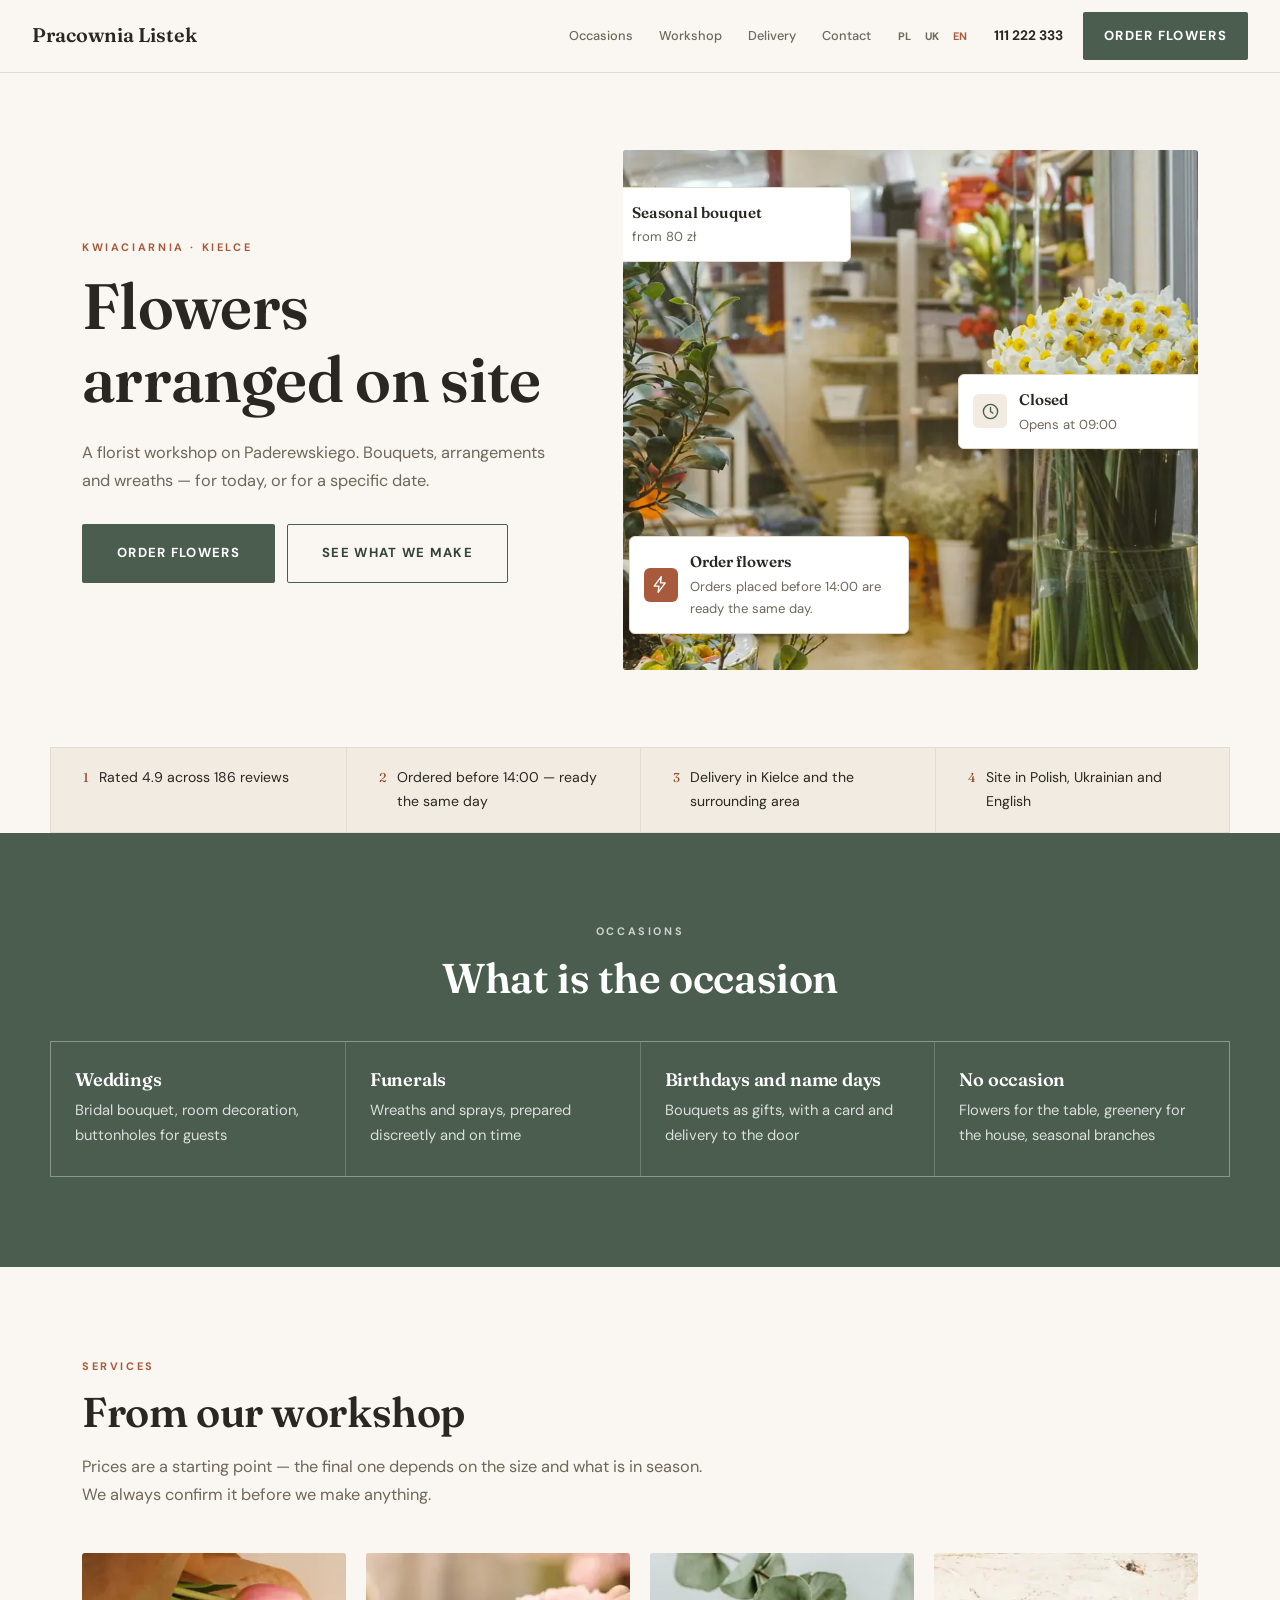
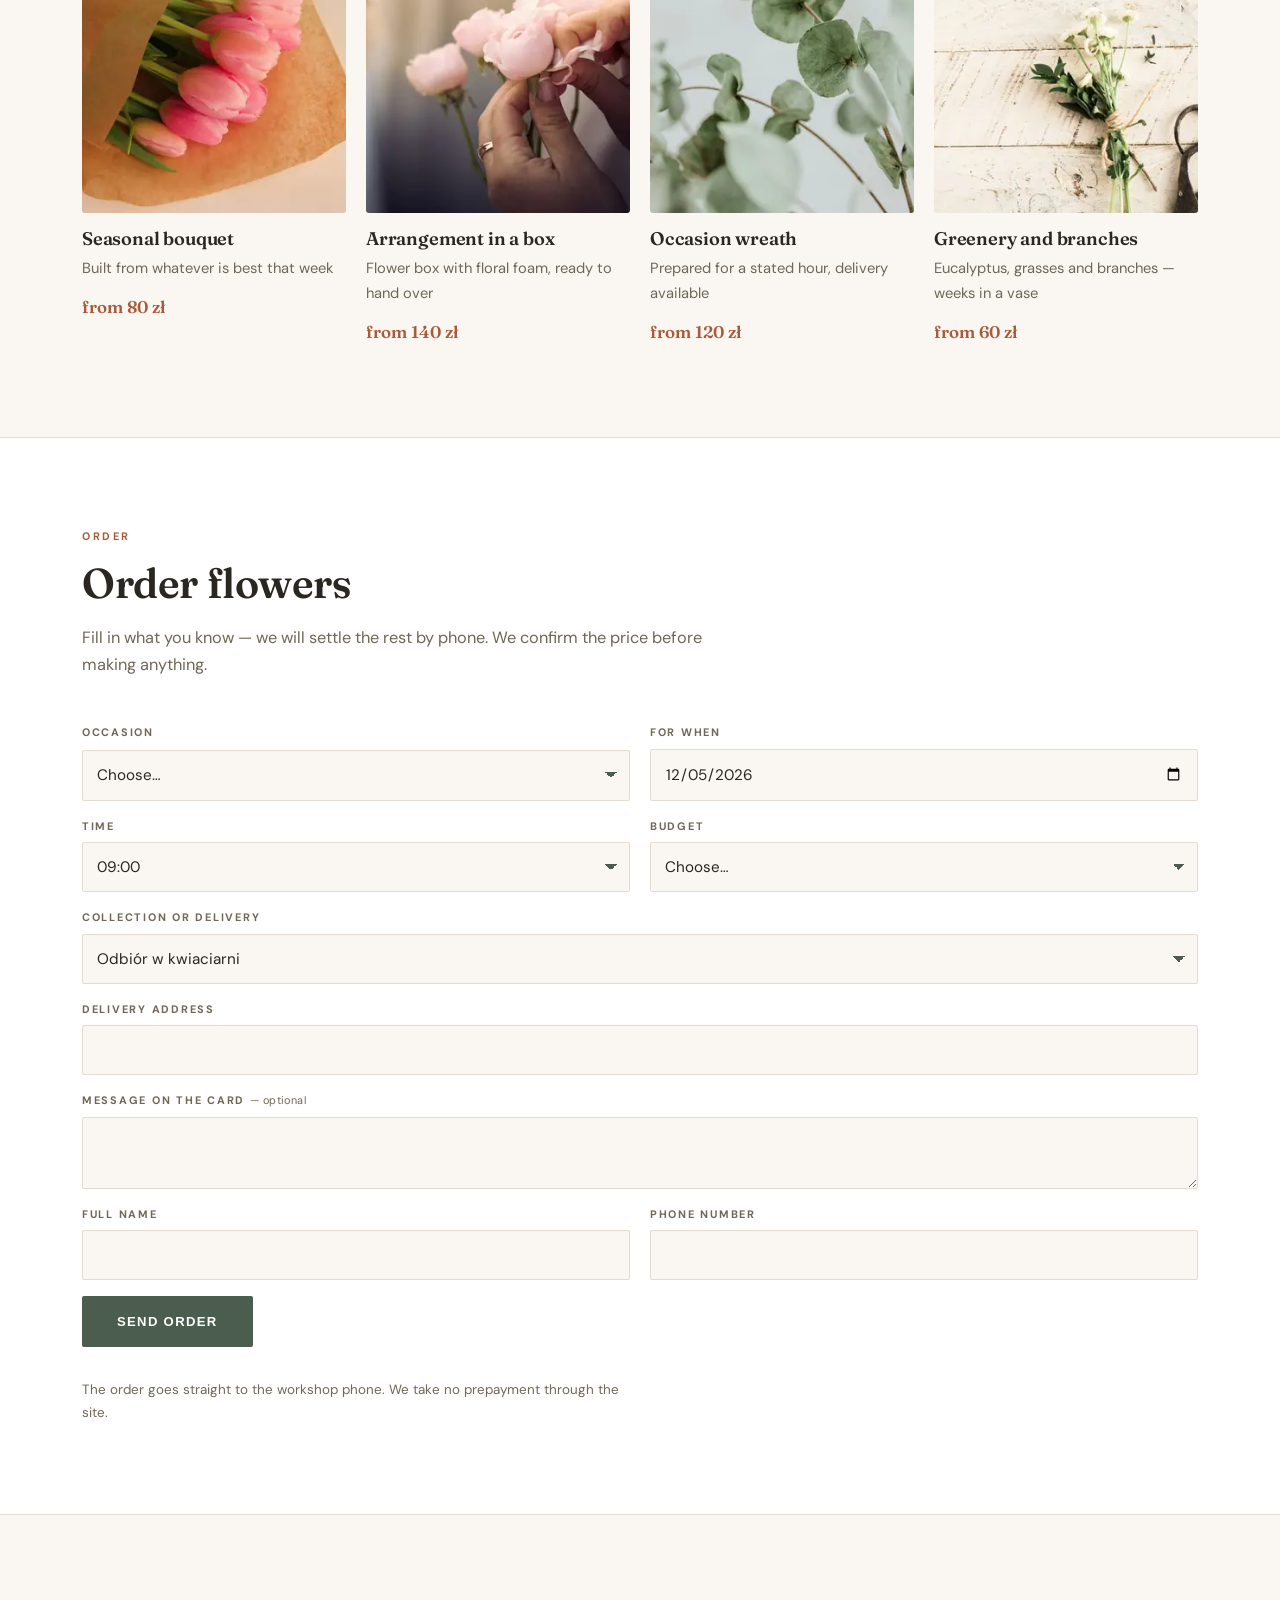
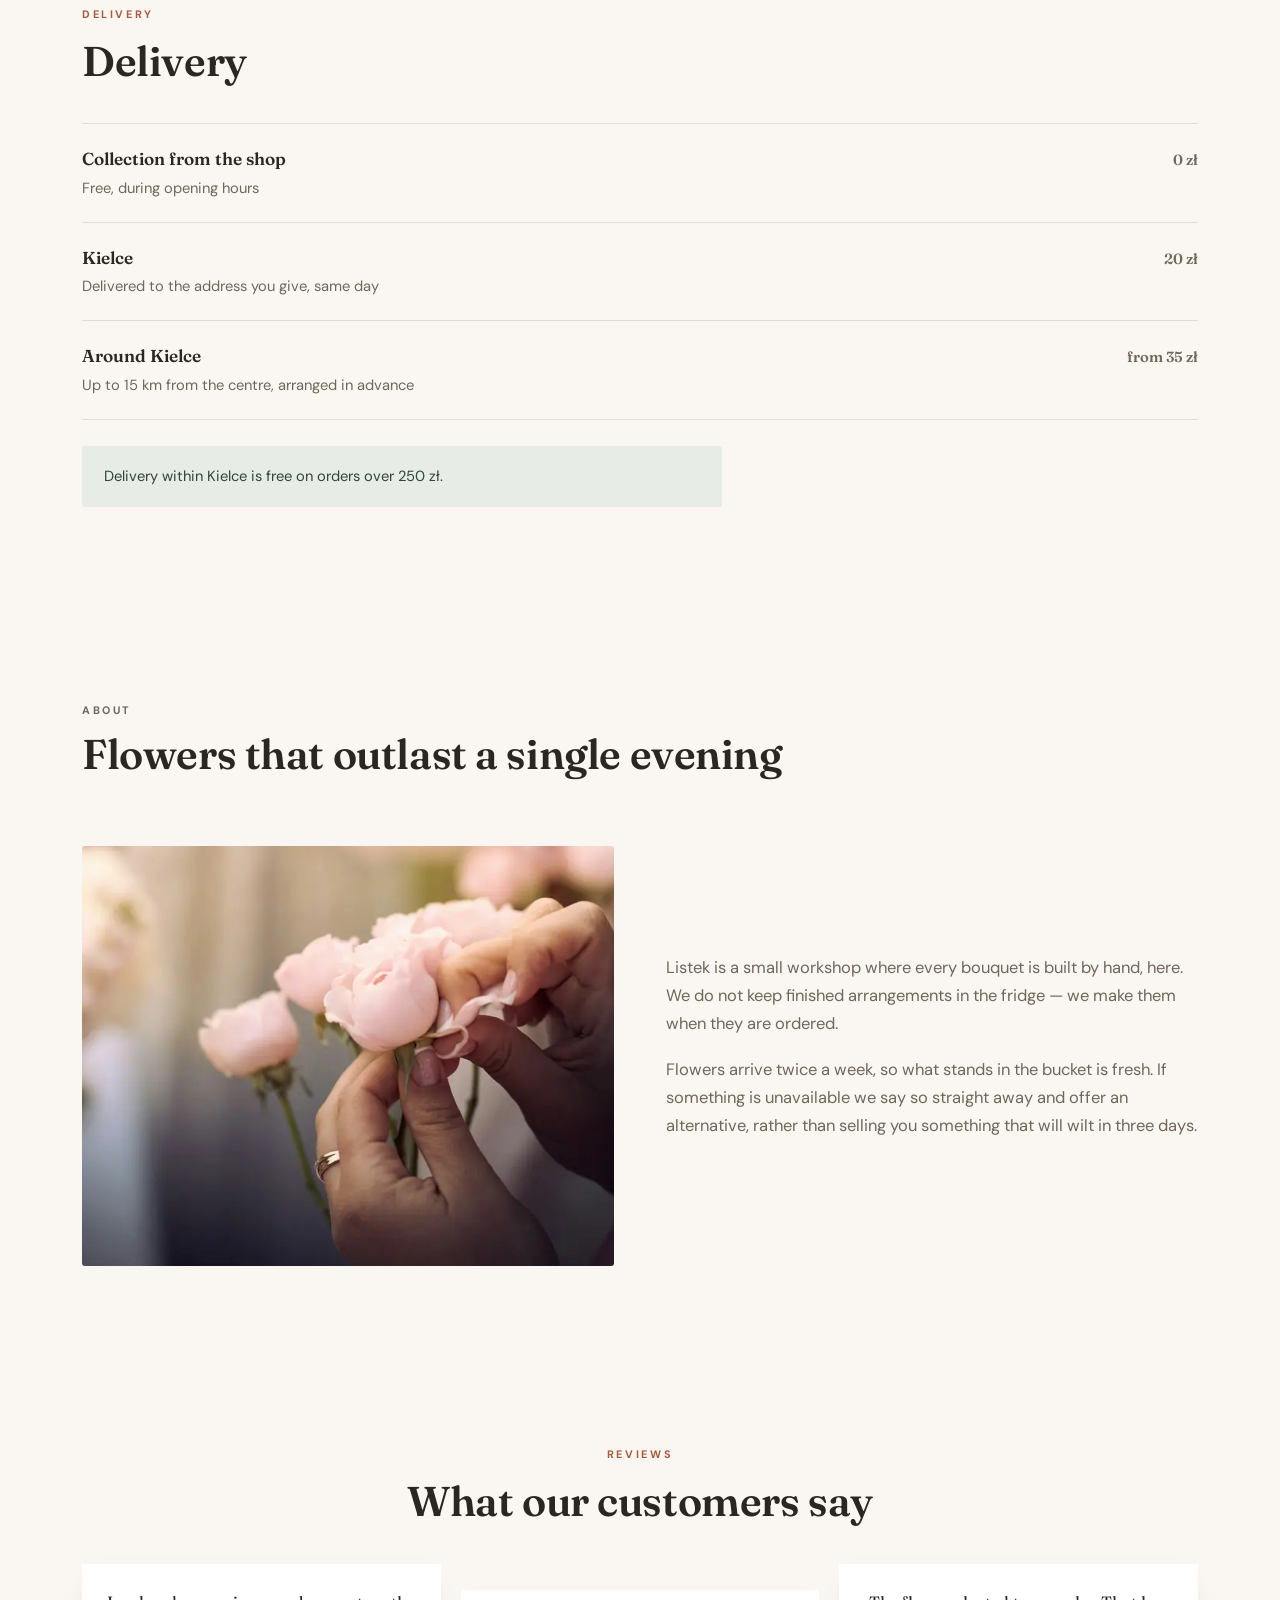
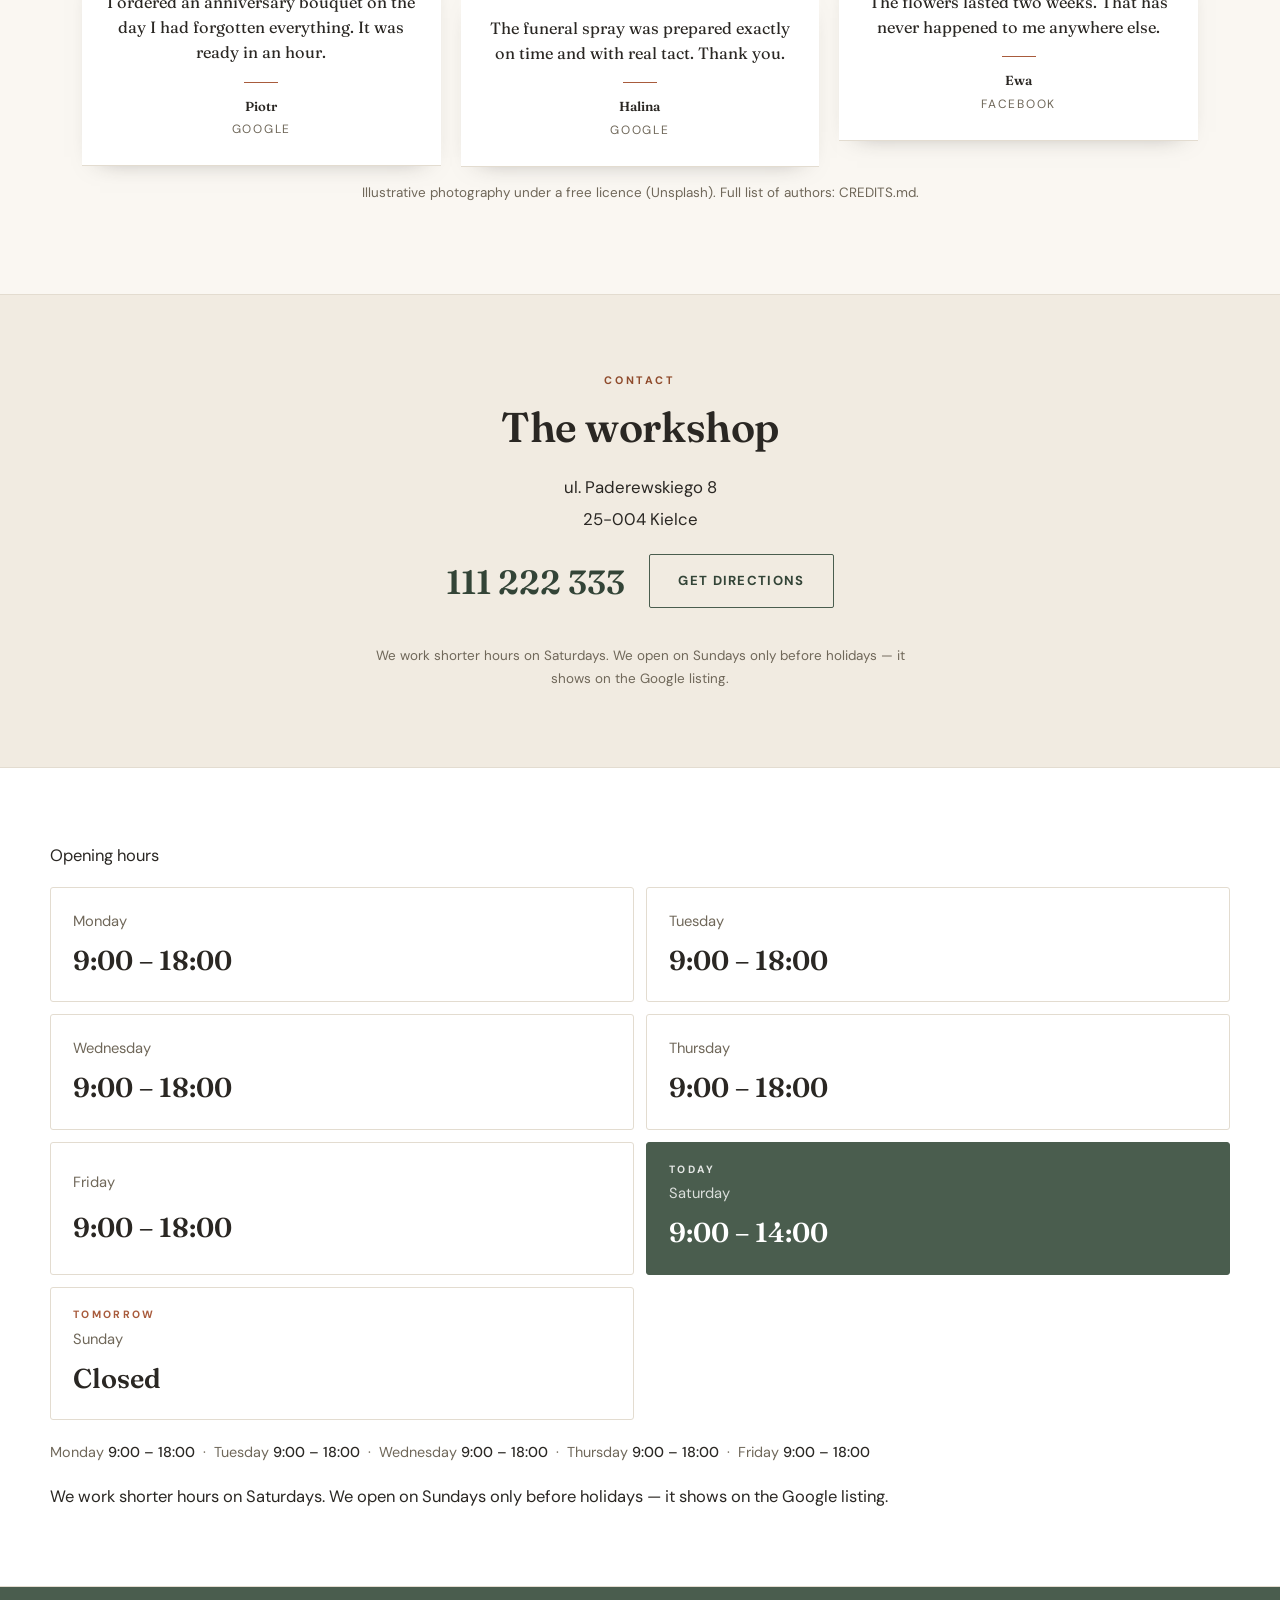
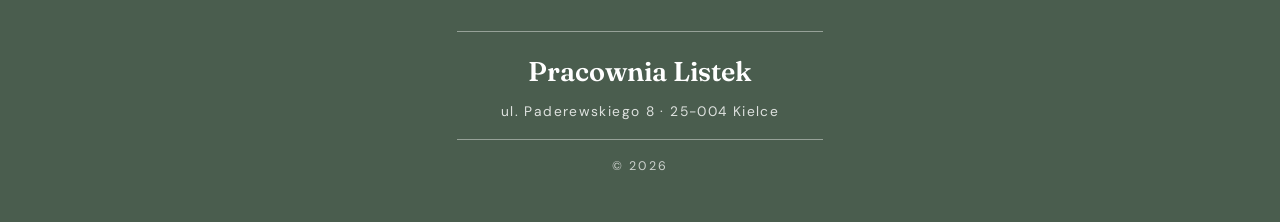
<file: index.html>
<!DOCTYPE html>
<html lang="pl">
<head>
<meta charset="utf-8">
<meta name="viewport" content="width=device-width, initial-scale=1">
<title>Pracownia Listek — kwiaciarnia, Kielce Paderewskiego 8</title>
<meta name="description" content="Kwiaciarnia w centrum Kielc. Bukiety, kompozycje i wiązanki układane na miejscu. Zamówienie online z dostawą, realizacja tego samego dnia.">
<meta name="robots" content="noindex, nofollow">
<link rel="canonical" href="https://otabekmamadaliev.github.io/archetyp-kwiaciarnia/">
<link rel="alternate" hreflang="pl" href="https://otabekmamadaliev.github.io/archetyp-kwiaciarnia/">
<link rel="alternate" hreflang="uk" href="https://otabekmamadaliev.github.io/archetyp-kwiaciarnia/uk/">
<link rel="alternate" hreflang="en" href="https://otabekmamadaliev.github.io/archetyp-kwiaciarnia/en/">
<link rel="alternate" hreflang="x-default" href="https://otabekmamadaliev.github.io/archetyp-kwiaciarnia/">
<meta name="theme-color" content="#4A5D4E">
<meta property="og:type" content="website">
<meta property="og:locale" content="pl_PL">
<meta property="og:site_name" content="Pracownia Listek">
<meta property="og:title" content="Pracownia Listek — kwiaciarnia, Kielce Paderewskiego 8">
<meta property="og:description" content="Kwiaciarnia w centrum Kielc. Bukiety, kompozycje i wiązanki układane na miejscu. Zamówienie online z dostawą, realizacja tego samego dnia.">
<meta property="og:url" content="https://otabekmamadaliev.github.io/archetyp-kwiaciarnia/">
<meta property="og:image" content="https://otabekmamadaliev.github.io/archetyp-kwiaciarnia/assets/img/og.jpg">
<meta name="twitter:card" content="summary_large_image">
<link rel="icon" href="data:image/svg+xml,%3Csvg xmlns='http://www.w3.org/2000/svg' viewBox='0 0 32 32'%3E%3Crect width='32' height='32' fill='%23FAF7F2'/%3E%3Cpath d='M16 25V13M16 13c0-4 3-6 6-6 0 4-3 6-6 6zM16 15c0-3-2.6-5-5.4-5 0 3 2.6 5 5.4 5z' stroke='%234A5D4E' stroke-width='1.6' fill='none' stroke-linecap='round'/%3E%3C/svg%3E">
<link rel="preconnect" href="https://fonts.googleapis.com">
<link rel="preconnect" href="https://fonts.gstatic.com" crossorigin>
<link rel="stylesheet" href="https://fonts.googleapis.com/css2?family=Fraunces:wght@400;600&family=DM+Sans:wght@400;500;700&display=swap">
<script>
/* Wykrywanie języka — tylko strona polska przekierowuje, więc nie ma pętli. */
(function(){
  try{
    var tu=document.documentElement.lang.slice(0,2), znane={pl:1,uk:1,en:1};
    function idz(l){var p=location.pathname.replace(/index\.html$/,'').replace(/\/(uk|en)\/?$/,'/');
      if(p.slice(-1)!=='/')p+='/';location.replace(l==='pl'?p:p+l+'/');}
    var w=null; try{w=localStorage.getItem('jezyk');}catch(e){}
    if(w&&znane[w]){if(w!==tu)idz(w);return;}
    if(tu!=='pl')return;
    try{if(sessionStorage.getItem('jezyk-auto'))return;sessionStorage.setItem('jezyk-auto','1');}catch(e){}
    var chce='en', lista=navigator.languages||[navigator.language||'en'];
    for(var i=0;i<lista.length;i++){var l=String(lista[i]).slice(0,2).toLowerCase();if(znane[l]){chce=l;break;}}
    if(chce!=='pl')idz(chce);
  }catch(e){}
})();
</script>
<link rel="stylesheet" href="assets/style.css">

<link rel="preload" as="image" href="assets/img/hero-2000.webp"
      imagesrcset="assets/img/hero-640.webp 640w, assets/img/hero-960.webp 960w, assets/img/hero-1280.webp 1280w, assets/img/hero-1600.webp 1600w, assets/img/hero-2000.webp 2000w" imagesizes="100vw" type="image/webp" fetchpriority="high">

</head>
<body>
<a class="skip" href="#tresc">Przejdź do treści</a>

<header class="belka" id="gora">
  <a class="marka" href="#gora">Pracownia Listek</a>
  <nav class="nawi" aria-label="Menu główne">
    <a href="#okazje">Okazje</a>
    <a href="#pracownia">Pracownia</a>
    <a href="#dostawa">Dostawa</a>
    <a href="#znajdz">Kontakt</a>
  </nav>
  <div class="jz" role="group" aria-label="Wybór języka"><span class="lang is-on" aria-current="true">PL</span><a class="lang" href="uk/" hreflang="uk" title="Українська">UK</a><a class="lang" href="en/" hreflang="en" title="English">EN</a></div>
  <a class="tel-link" href="tel:+48111222333">111 222 333</a>
  <a class="btn btn--pelny-kolor btn--belka" href="#zamow">Zamów bukiet</a>
  <button class="ham" type="button" aria-expanded="false" aria-controls="mm" aria-label="Otwórz menu"><span></span><span></span><span></span></button>
</header>
<nav class="mm" id="mm" aria-label="Menu główne">
  <a href="#okazje">Okazje</a>
  <a href="#pracownia">Pracownia</a>
  <a href="#zamow">Zamów</a>
  <a href="#dostawa">Dostawa</a>
  <a href="#znajdz">Kontakt</a>
  <div class="jz jz--mob" role="group" aria-label="Wybór języka"><span class="lang is-on" aria-current="true">PL</span><a class="lang" href="uk/" hreflang="uk" title="Українська">UK</a><a class="lang" href="en/" hreflang="en" title="English">EN</a></div>
</nav>

<main id="tresc">

  <!-- Zdjęcie stoi OBOK tekstu, nie pod nim: kwiaty muszą być widoczne
       w pełnym kolorze, a nie przyciemnione zasłoną pod biały napis. -->
  <section class="otwarcie">
    <div class="otwarcie-tekst">
      <p class="nadtytul">Kwiaciarnia &middot; Kielce</p>
      <h1>Kwiaty układane na miejscu</h1>
      <p class="wstep">Pracownia florystyczna przy Paderewskiego. Bukiety, kompozycje i wiązanki — na dziś albo na konkretną datę.</p>
      <div class="guziki">
        <a class="btn btn--pelny-kolor btn--duzy" href="#zamow">Zamów bukiet</a>
        <a class="btn btn--obrys btn--duzy" href="#pracownia">Zobacz ofertę</a>
      </div>
    </div>
    <div class="otwarcie-foto">
      <picture><source type="image/webp" srcset="assets/img/hero-640.webp 640w, assets/img/hero-960.webp 960w, assets/img/hero-1280.webp 1280w, assets/img/hero-1600.webp 1600w, assets/img/hero-2000.webp 2000w" sizes="100vw"><img class="img--hero" src="assets/img/hero-2000.jpg" srcset="assets/img/hero-640.jpg 640w, assets/img/hero-960.jpg 960w, assets/img/hero-1280.jpg 1280w, assets/img/hero-1600.jpg 1600w, assets/img/hero-2000.jpg 2000w" sizes="100vw" width="2000" height="1125" alt="Wnętrze kwiaciarni z doniczkowymi roślinami na pierwszym planie i wazonem żonkili na kontuarze" decoding="async" loading="eager" fetchpriority="high"></picture>
      <div class="kartki">
        <a class="kartka" href="#produkty">
          <span class="kartka-znak" aria-hidden="true"><svg viewBox="0 0 24 24" fill="none" stroke="currentColor" stroke-width="1.7" stroke-linecap="round" stroke-linejoin="round"><path d="M6 3h9l4 4v14a1 1 0 0 1-1 1H6a1 1 0 0 1-1-1V4a1 1 0 0 1 1-1z"/><path d="M14 3v5h5"/><path d="M9 13h6M9 17h4"/></svg></span>
          <span class="kartka-tresc"><b>Bukiet sezonowy</b><span>od 80 zł</span></span>
        </a>
        <div class="kartka kartka--stan" id="kartka-stan" hidden>
          <span class="kartka-znak" aria-hidden="true"><svg viewBox="0 0 24 24" fill="none" stroke="currentColor" stroke-width="1.7" stroke-linecap="round" stroke-linejoin="round"><circle cx="12" cy="12" r="9"/><path d="M12 7v5l3 2"/></svg></span>
          <span class="kartka-tresc"><b data-stan-tytul></b><span data-stan-opis></span></span>
        </div>
        <a class="kartka kartka--akcent" href="#zamow">
          <span class="kartka-znak" aria-hidden="true"><svg viewBox="0 0 24 24" fill="none" stroke="currentColor" stroke-width="1.7" stroke-linecap="round" stroke-linejoin="round"><path d="M13 2 4 14h6l-1 8 9-12h-6l1-8z"/></svg></span>
          <span class="kartka-tresc"><b>Zamów bukiet</b><span>Zamówienia złożone do 14:00 realizujemy tego samego dnia.</span></span>
        </a>
      </div>
    </div>
  </section>
  <!-- Cztery rzeczy, ktore klient chce uslyszec, ZANIM zacznie czytac oferte.
       Tresc to about.points z konfiguracji — juz przetlumaczone, wiec nie ma
       drugiego miejsca, ktore trzeba pamietac przy podmianie na prawdziwa firme. -->
  <section class="zaufanie" aria-label="O nas">

    <div class="zaufanie-poz">
      <span class="zaufanie-nr" aria-hidden="true">1</span>
      <span class="zaufanie-tresc">Ocena 4,9 przy 186 opiniach</span>
    </div>

    <div class="zaufanie-poz">
      <span class="zaufanie-nr" aria-hidden="true">2</span>
      <span class="zaufanie-tresc">Zamówienia do 14:00 — realizacja tego samego dnia</span>
    </div>

    <div class="zaufanie-poz">
      <span class="zaufanie-nr" aria-hidden="true">3</span>
      <span class="zaufanie-tresc">Dostawa na terenie Kielc i okolic</span>
    </div>

    <div class="zaufanie-poz">
      <span class="zaufanie-nr" aria-hidden="true">4</span>
      <span class="zaufanie-tresc">Strona po polsku, ukraińsku i angielsku</span>
    </div>

  </section>

  <section class="okazje" id="okazje">
    <p class="nadtytul nadtytul--srodek">Okazje</p>
    <h2>Na jaką okazję</h2>
    <div class="okazje-siatka">

      <article class="okazja">
        <h3>Ślub i wesele</h3>
        <p>Bukiet ślubny, dekoracja sali, wpinki dla gości</p>
      </article>

      <article class="okazja">
        <h3>Pogrzeb</h3>
        <p>Wiązanki i wieńce, przygotowane dyskretnie i na czas</p>
      </article>

      <article class="okazja">
        <h3>Urodziny i imieniny</h3>
        <p>Bukiety na prezent, z bilecikiem i dostawą pod drzwi</p>
      </article>

      <article class="okazja">
        <h3>Bez okazji</h3>
        <p>Kwiaty na stół, zieleń do domu, sezonowe gałązki</p>
      </article>

    </div>
  </section>

  <section class="pracownia" id="pracownia">
    <p class="nadtytul">Oferta</p>
    <h2>Z naszej pracowni</h2>
    <p class="wstep">Ceny są punktem wyjścia — ostateczna zależy od wielkości i tego, co akurat jest w sezonie. Zawsze potwierdzamy ją przed wykonaniem.</p>
    <div class="produkty">

      <article class="produkt">
        <div class="produkt-foto"><picture><source type="image/webp" srcset="assets/img/bukiet-1-400.webp 400w, assets/img/bukiet-1-600.webp 600w, assets/img/bukiet-1-800.webp 800w" sizes="(min-width: 1160px) 350px, (min-width: 980px) 31vw, (min-width: 640px) calc(50vw - 28px), calc(100vw - 40px)"><img class="img--bukiet-1" src="assets/img/bukiet-1-800.jpg" srcset="assets/img/bukiet-1-400.jpg 400w, assets/img/bukiet-1-600.jpg 600w, assets/img/bukiet-1-800.jpg 800w" sizes="(min-width: 1160px) 350px, (min-width: 980px) 31vw, (min-width: 640px) calc(50vw - 28px), calc(100vw - 40px)" width="800" height="600" alt="Bukiet różowych tulipanów zawinięty w brązowy papier pakowy" decoding="async" loading="lazy"></picture></div>
        <h3>Bukiet sezonowy</h3>
        <p>Układany z tego, co najlepsze w danym tygodniu</p>
        <span class="produkt-cena">od 80 zł</span>
      </article>

      <article class="produkt">
        <div class="produkt-foto"><picture><source type="image/webp" srcset="assets/img/bukiet-2-400.webp 400w, assets/img/bukiet-2-600.webp 600w, assets/img/bukiet-2-800.webp 800w" sizes="(min-width: 1160px) 350px, (min-width: 980px) 31vw, (min-width: 640px) calc(50vw - 28px), calc(100vw - 40px)"><img class="img--bukiet-2" src="assets/img/bukiet-2-800.jpg" srcset="assets/img/bukiet-2-400.jpg 400w, assets/img/bukiet-2-600.jpg 600w, assets/img/bukiet-2-800.jpg 800w" sizes="(min-width: 1160px) 350px, (min-width: 980px) 31vw, (min-width: 640px) calc(50vw - 28px), calc(100vw - 40px)" width="800" height="600" alt="Dłonie florystki układające jasnoróżowe piwonie w bukiecie" decoding="async" loading="lazy"></picture></div>
        <h3>Kompozycja w pudełku</h3>
        <p>Flowerbox z gąbką florystyczną, gotowy do wręczenia</p>
        <span class="produkt-cena">od 140 zł</span>
      </article>

      <article class="produkt">
        <div class="produkt-foto"><picture><source type="image/webp" srcset="assets/img/bukiet-3-400.webp 400w, assets/img/bukiet-3-600.webp 600w, assets/img/bukiet-3-800.webp 800w" sizes="(min-width: 1160px) 350px, (min-width: 980px) 31vw, (min-width: 640px) calc(50vw - 28px), calc(100vw - 40px)"><img class="img--bukiet-3" src="assets/img/bukiet-3-800.jpg" srcset="assets/img/bukiet-3-400.jpg 400w, assets/img/bukiet-3-600.jpg 600w, assets/img/bukiet-3-800.jpg 800w" sizes="(min-width: 1160px) 350px, (min-width: 980px) 31vw, (min-width: 640px) calc(50vw - 28px), calc(100vw - 40px)" width="800" height="600" alt="Zbliżenie gałązki z okrągłymi, srebrzystozielonymi liśćmi eukaliptusa" decoding="async" loading="lazy"></picture></div>
        <h3>Wiązanka okolicznościowa</h3>
        <p>Przygotowana na wskazaną godzinę, z możliwością dowozu</p>
        <span class="produkt-cena">od 120 zł</span>
      </article>

      <article class="produkt">
        <div class="produkt-foto"><picture><source type="image/webp" srcset="assets/img/bukiet-4-400.webp 400w, assets/img/bukiet-4-600.webp 600w, assets/img/bukiet-4-800.webp 800w" sizes="(min-width: 1160px) 350px, (min-width: 980px) 31vw, (min-width: 640px) calc(50vw - 28px), calc(100vw - 40px)"><img class="img--bukiet-4" src="assets/img/bukiet-4-800.jpg" srcset="assets/img/bukiet-4-400.jpg 400w, assets/img/bukiet-4-600.jpg 600w, assets/img/bukiet-4-800.jpg 800w" sizes="(min-width: 1160px) 350px, (min-width: 980px) 31vw, (min-width: 640px) calc(50vw - 28px), calc(100vw - 40px)" width="800" height="600" alt="Gałązka białych kwiatów przewiązana sznurkiem obok starych nożyczek na drewnianym blacie" decoding="async" loading="lazy"></picture></div>
        <h3>Zieleń i gałązki</h3>
        <p>Eukaliptus, trawy i gałązki — do wazonu na kilka tygodni</p>
        <span class="produkt-cena">od 60 zł</span>
      </article>

    </div>
  </section>

  <!-- Formularz zamówienia: to jest miejsce, w którym kwiaciarnia zarabia.
       Data i godzina są obowiązkowe, bo o to rozbija się każde zamówienie
       na pogrzeb albo rocznicę — reszta doprecyzowuje się przez telefon. -->
  <section class="zamow" id="zamow">
    <div class="zamow-naglowek">
      <p class="nadtytul">Zamów</p>
      <h2>Zamów bukiet</h2>
      <p class="wstep">Wypełnij, co wiesz — resztę doprecyzujemy telefonicznie. Wycenę potwierdzamy przed wykonaniem.</p>
    </div>
    <form class="zam-form" id="zam-form" novalidate>
      <p class="pole-grupa">
        <label for="pole-okazja">Okazja</label>
        <select class="pole" id="pole-okazja" name="okazja" required></select>
      </p>
      <p class="pole-grupa">
        <label for="pole-data">Na kiedy</label>
        <input class="pole" id="pole-data" name="data" type="date" required>
      </p>
      <p class="pole-grupa">
        <label for="pole-godzina">Godzina</label>
        <select class="pole" id="pole-godzina" name="godzina"></select>
      </p>
      <p class="pole-grupa">
        <label for="pole-budzet">Budżet</label>
        <select class="pole" id="pole-budzet" name="budzet" required></select>
      </p>
      <p class="pole-grupa pole-grupa--szeroka">
        <label for="pole-dostawa">Odbiór czy dostawa</label>
        <select class="pole" id="pole-dostawa" name="dostawa" required></select>
      </p>
      <p class="pole-grupa pole-grupa--szeroka" id="grupa-adres" hidden>
        <label for="pole-adres">Adres dostawy</label>
        <input class="pole" id="pole-adres" name="adres" type="text" autocomplete="street-address">
      </p>
      <p class="pole-grupa pole-grupa--szeroka">
        <label for="pole-bilecik">Treść bileciku <i>&mdash; nieobowiązkowe</i></label>
        <textarea class="pole" id="pole-bilecik" name="bilecik" rows="2"></textarea>
      </p>
      <p class="pole-grupa">
        <label for="pole-imie">Imię i nazwisko</label>
        <input class="pole" id="pole-imie" name="imie" type="text" autocomplete="name" required>
      </p>
      <p class="pole-grupa">
        <label for="pole-tel">Numer telefonu</label>
        <input class="pole" id="pole-tel" name="tel" type="tel" inputmode="tel" autocomplete="tel" required>
      </p>
      <div class="zam-stopka">
        <button class="btn btn--pelny-kolor btn--duzy" type="submit">Wyślij zamówienie</button>
        <p class="zam-komunikat" id="zam-komunikat" role="status" aria-live="polite"></p>
      </div>
      <p class="drobne">Zamówienie trafia prosto na telefon pracowni. Nie pobieramy przedpłat przez stronę.</p>
    </form>
  </section>

  <section class="dostawa" id="dostawa">
    <p class="nadtytul">Dostawa</p>
    <h2>Dostawa</h2>
    <ul class="dostawa-lista">

      <li>
        <div><b>Odbiór w kwiaciarni</b><span>Bezpłatnie, w godzinach otwarcia</span></div>
        <span class="dostawa-cena">0 zł</span>
      </li>

      <li>
        <div><b>Kielce</b><span>Dostawa pod wskazany adres tego samego dnia</span></div>
        <span class="dostawa-cena">20 zł</span>
      </li>

      <li>
        <div><b>Okolice Kielc</b><span>Do 15 km od centrum, po wcześniejszym uzgodnieniu</span></div>
        <span class="dostawa-cena">od 35 zł</span>
      </li>

    </ul>
    <p class="przypis">Przy zamówieniach powyżej 250 zł dostawa na terenie Kielc jest bezpłatna.</p>
  </section>

  <section class="o-nas">
    <div class="o-nas-glowa">
      <p class="nadtytul">O nas</p>
      <h2>Kwiaty, które wytrzymują dłużej niż jeden wieczór</h2>
    </div>
    <figure class="o-nas-foto"><picture><source type="image/webp" srcset="assets/img/about-480.webp 480w, assets/img/about-720.webp 720w, assets/img/about-960.webp 960w, assets/img/about-1200.webp 1200w" sizes="(min-width: 1160px) 508px, (min-width: 900px) 45vw, calc(100vw - 40px)"><img class="img--about" src="assets/img/about-1200.jpg" srcset="assets/img/about-480.jpg 480w, assets/img/about-720.jpg 720w, assets/img/about-960.jpg 960w, assets/img/about-1200.jpg 1200w" sizes="(min-width: 1160px) 508px, (min-width: 900px) 45vw, calc(100vw - 40px)" width="1200" height="900" alt="Dłonie florystki układające jasnoróżowe piwonie w bukiecie" decoding="async" loading="lazy"></picture></figure>
    <div class="o-nas-tresc">
      <p>Listek to mała pracownia, w której każdy bukiet powstaje ręcznie i na miejscu. Nie trzymamy gotowych kompozycji w lodówce — układamy je wtedy, kiedy są zamówione.</p><p>Kwiaty odbieramy dwa razy w tygodniu, więc to, co stoi w wiadrze, jest świeże. Jeśli czegoś nie ma, mówimy o tym od razu i proponujemy zamiennik, zamiast wciskać coś, co zwiędnie w trzy dni.</p>
    </div>
  </section>

  <section class="opinie">
    <p class="nadtytul nadtytul--srodek">Opinie</p>
    <h2>Co mówią klienci</h2>
    <div class="opinie-bileciki">

      <figure class="opinia">
        <blockquote><p>Zamawiałem bukiet na rocznicę w dzień, w którym zapomniałem o wszystkim. Był gotowy w godzinę.</p></blockquote>
        <span class="opinia-kreska" aria-hidden="true"></span>
        <figcaption><b>Piotr</b><span>Google</span></figcaption>
      </figure>

      <figure class="opinia">
        <blockquote><p>Wiązanka pogrzebowa przygotowana dokładnie na czas i z wyczuciem. Bardzo dziękuję.</p></blockquote>
        <span class="opinia-kreska" aria-hidden="true"></span>
        <figcaption><b>Halina</b><span>Google</span></figcaption>
      </figure>

      <figure class="opinia">
        <blockquote><p>Kwiaty stały dwa tygodnie. Nigdzie indziej mi się to nie zdarzyło.</p></blockquote>
        <span class="opinia-kreska" aria-hidden="true"></span>
        <figcaption><b>Ewa</b><span>Facebook</span></figcaption>
      </figure>

    </div>
    <p class="drobne drobne--srodek">Zdjęcia ilustracyjne na wolnej licencji (Unsplash). Pełna lista autorów: CREDITS.md.</p>
  </section>

  <section class="znajdz" id="znajdz">
    <p class="nadtytul nadtytul--srodek">Kontakt</p>
    <h2>Pracownia</h2>
    <p class="adres">ul. Paderewskiego 8<br>25-004 Kielce</p>
    <a class="tel-duzy" href="tel:+48111222333">111 222 333</a>
    <a class="btn btn--obrys" href="https://www.google.com/maps/search/?api=1&amp;query=Paderewskiego+8+Kielce" target="_blank" rel="noopener">Wyznacz trasę</a>
    <p class="drobne drobne--srodek">W soboty pracujemy krócej. W niedziele otwieramy tylko przed świętami — informacja pojawia się na wizytówce Google.</p>
  </section>

  <!-- Kwiaty zamawia się na dziś albo na jutro, prawie nigdy na przyszły
       czwartek. Dwa najbliższe dni stoją więc na wierzchu jako kafle,
       a reszta tygodnia leży pod nimi jednym ciągiem. -->
  <section class="godziny-listek" aria-label="Godziny otwarcia"
           data-etyk-dzis="Dziś" data-etyk-jutro="Jutro">
    <div class="gl-srodek">
      <p class="nadpis nadpis--zielony">Godziny otwarcia</p>
      <div class="pary-dni"><div class="para-dnia" data-dzien="0" hidden><span class="para-etyk"></span><span class="para-nazwa">Poniedziałek</span><b class="para-czas">9:00 – 18:00</b></div><div class="para-dnia" data-dzien="1" hidden><span class="para-etyk"></span><span class="para-nazwa">Wtorek</span><b class="para-czas">9:00 – 18:00</b></div><div class="para-dnia" data-dzien="2" hidden><span class="para-etyk"></span><span class="para-nazwa">Środa</span><b class="para-czas">9:00 – 18:00</b></div><div class="para-dnia" data-dzien="3" hidden><span class="para-etyk"></span><span class="para-nazwa">Czwartek</span><b class="para-czas">9:00 – 18:00</b></div><div class="para-dnia" data-dzien="4" hidden><span class="para-etyk"></span><span class="para-nazwa">Piątek</span><b class="para-czas">9:00 – 18:00</b></div><div class="para-dnia" data-dzien="5" hidden><span class="para-etyk"></span><span class="para-nazwa">Sobota</span><b class="para-czas">9:00 – 14:00</b></div><div class="para-dnia" data-dzien="6" hidden><span class="para-etyk"></span><span class="para-nazwa">Niedziela</span><b class="para-czas">Zamknięte</b></div></div>
      <p class="reszta-tygodnia"><span class="reszta-dzien" data-dzien="0">Poniedziałek <b>9:00 – 18:00</b></span><span class="reszta-sep" aria-hidden="true">·</span><span class="reszta-dzien" data-dzien="1">Wtorek <b>9:00 – 18:00</b></span><span class="reszta-sep" aria-hidden="true">·</span><span class="reszta-dzien" data-dzien="2">Środa <b>9:00 – 18:00</b></span><span class="reszta-sep" aria-hidden="true">·</span><span class="reszta-dzien" data-dzien="3">Czwartek <b>9:00 – 18:00</b></span><span class="reszta-sep" aria-hidden="true">·</span><span class="reszta-dzien" data-dzien="4">Piątek <b>9:00 – 18:00</b></span><span class="reszta-sep" aria-hidden="true">·</span><span class="reszta-dzien" data-dzien="5">Sobota <b>9:00 – 14:00</b></span><span class="reszta-sep" aria-hidden="true">·</span><span class="reszta-dzien" data-dzien="6">Niedziela <b>Zamknięte</b></span></p>
      <p class="mala-notka">W soboty pracujemy krócej. W niedziele otwieramy tylko przed świętami — informacja pojawia się na wizytówce Google.</p>
    </div>
  </section>

</main>

<footer class="stopa">
  <div class="bilecik">
    <p class="stopa-marka">Pracownia Listek</p>
    <p class="stopa-adres">ul. Paderewskiego 8 &middot; 25-004 Kielce</p>
  </div>
  <p class="drobne">&copy; 2026</p>
</footer>

<script id="i18n" type="application/json">{"sending":"Wysyłanie…","fillAll":"Uzupełnij wszystkie pola formularza.","openingMail":"Otwieramy Twój program pocztowy…","notConnected":"Formularz nie jest jeszcze podłączony. Prosimy o kontakt telefoniczny.","sent":"Dziękujemy! Wiadomość została wysłana — odezwiemy się wkrótce.","failed":"Nie udało się wysłać wiadomości. Prosimy o kontakt telefoniczny.","mailName":"Imię i nazwisko","mailContact":"Kontakt","backToTop":"Wróć na górę","closeGallery":"Zamknij podgląd","prevImage":"Poprzednie zdjęcie","nextImage":"Następne zdjęcie","closeMenu":"Zamknij menu","zFill":"Wybierz okazję, datę i budżet.","zPhone":"Podaj imię i numer telefonu.","zAddress":"Podaj adres dostawy.","zOpening":"Otwieramy wiadomość z zamówieniem…","zNoChannel":"Zamówienia online nie są jeszcze podłączone. Prosimy o telefon.","zDone":"Gotowe. Wyślij wiadomość, która się otworzyła — potwierdzimy wycenę."}</script>
<script id="dane" type="application/json">{"godziny":[[540,1080],[540,1080],[540,1080],[540,1080],[540,1080],[540,840],null],"dniTyg":["Poniedziałek","Wtorek","Środa","Czwartek","Piątek","Sobota","Niedziela"],"stan":{"terazOtwarte":"Otwarte teraz","doGodz":"do {g}","zamkniete":"Zamknięte","otwieramy":"Otwieramy {d} o {g}"},"zam":{"kanal":"whatsapp","dniNaprzod":30,"godzinaOd":9,"godzinaDo":18,"budzety":["do 100 zł","100 – 150 zł","150 – 250 zł","250 – 400 zł","powyżej 400 zł"],"dostawa":["Odbiór w kwiaciarni","Dostawa — Kielce","Dostawa — okolice Kielc"]},"tel":"+48111222333","firma":"Pracownia Listek","okazje":["Ślub i wesele","Pogrzeb","Urodziny i imieniny","Bez okazji"],"slowa":{"choose":"Wybierz…"}}</script>
<script src="assets/app.js" defer></script>
<script type="application/ld+json">{
  "@context": "https://schema.org",
  "@type": "Florist",
  "name": "Pracownia Listek",
  "image": "https://otabekmamadaliev.github.io/archetyp-kwiaciarnia/assets/img/og.jpg",
  "url": "https://otabekmamadaliev.github.io/archetyp-kwiaciarnia/",
  "telephone": "+48111222333",
  "priceRange": "60–400 zł",
  "address": {
    "@type": "PostalAddress",
    "streetAddress": "ul. Paderewskiego 8",
    "addressLocality": "Kielce",
    "postalCode": "25-004",
    "addressRegion": "świętokrzyskie",
    "addressCountry": "PL"
  },
  "geo": {
    "@type": "GeoCoordinates",
    "latitude": 50.872222,
    "longitude": 20.6275
  },
  "openingHoursSpecification": [
    {
      "@type": "OpeningHoursSpecification",
      "dayOfWeek": "Monday",
      "opens": "09:00",
      "closes": "18:00"
    },
    {
      "@type": "OpeningHoursSpecification",
      "dayOfWeek": "Tuesday",
      "opens": "09:00",
      "closes": "18:00"
    },
    {
      "@type": "OpeningHoursSpecification",
      "dayOfWeek": "Wednesday",
      "opens": "09:00",
      "closes": "18:00"
    },
    {
      "@type": "OpeningHoursSpecification",
      "dayOfWeek": "Thursday",
      "opens": "09:00",
      "closes": "18:00"
    },
    {
      "@type": "OpeningHoursSpecification",
      "dayOfWeek": "Friday",
      "opens": "09:00",
      "closes": "18:00"
    },
    {
      "@type": "OpeningHoursSpecification",
      "dayOfWeek": "Saturday",
      "opens": "09:00",
      "closes": "14:00"
    }
  ],
  "hasMap": "https://www.google.com/maps/search/?api=1&query=Paderewskiego+8+Kielce",
  "areaServed": {
    "@type": "City",
    "name": "Kielce"
  },
  "sameAs": []
}</script>
</body>
</html>
</file>
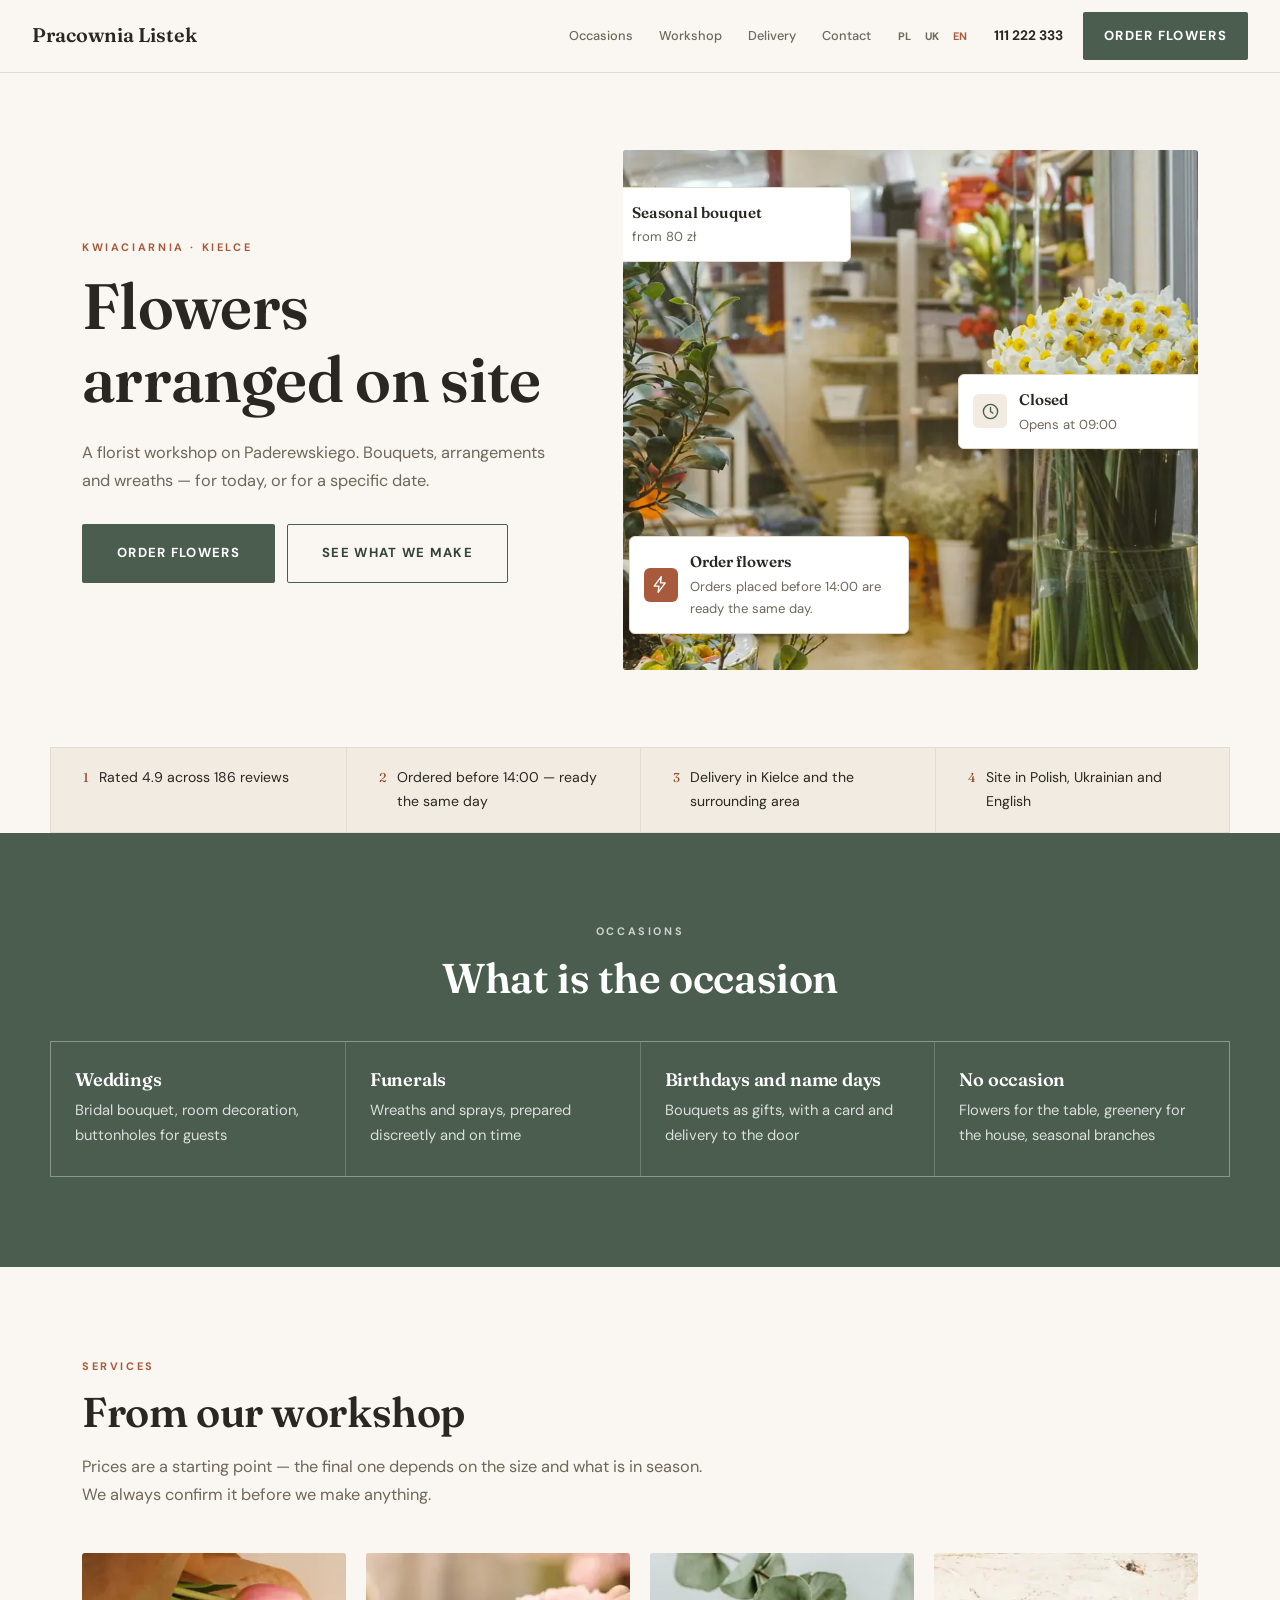
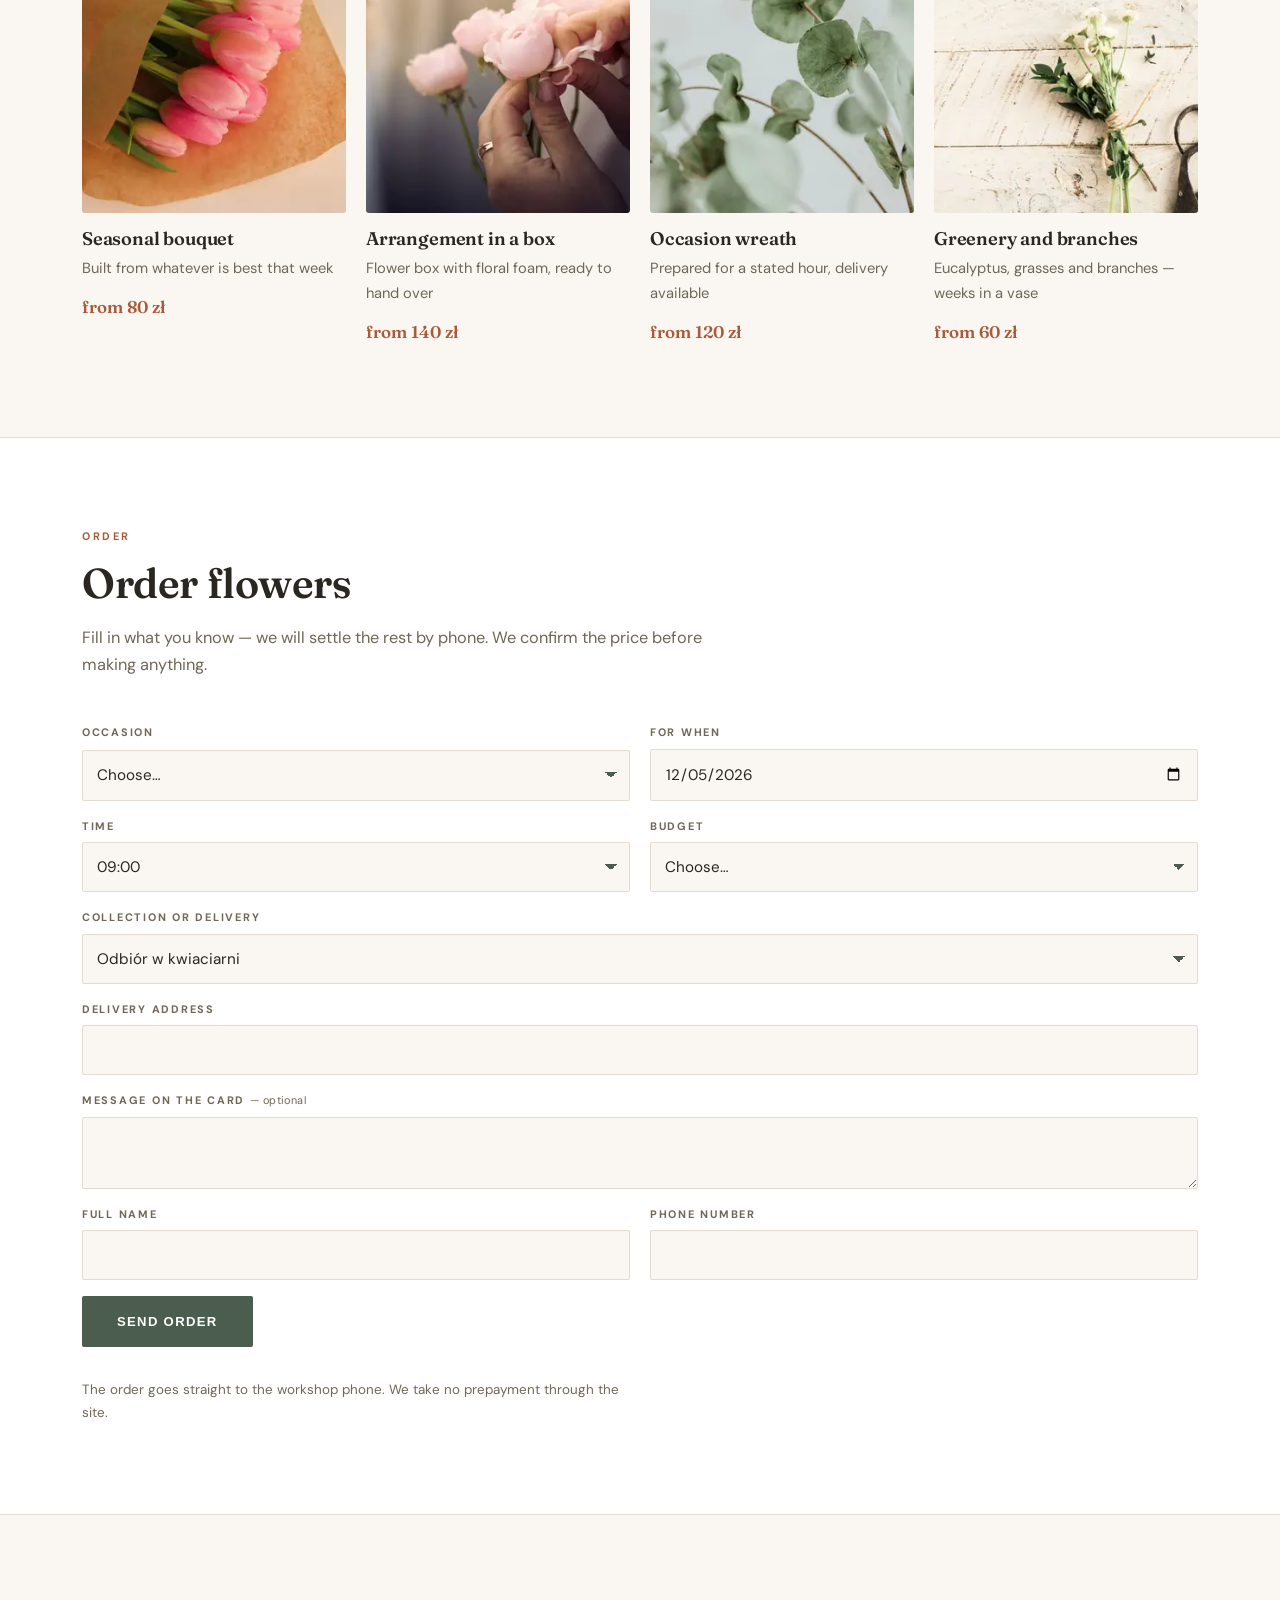
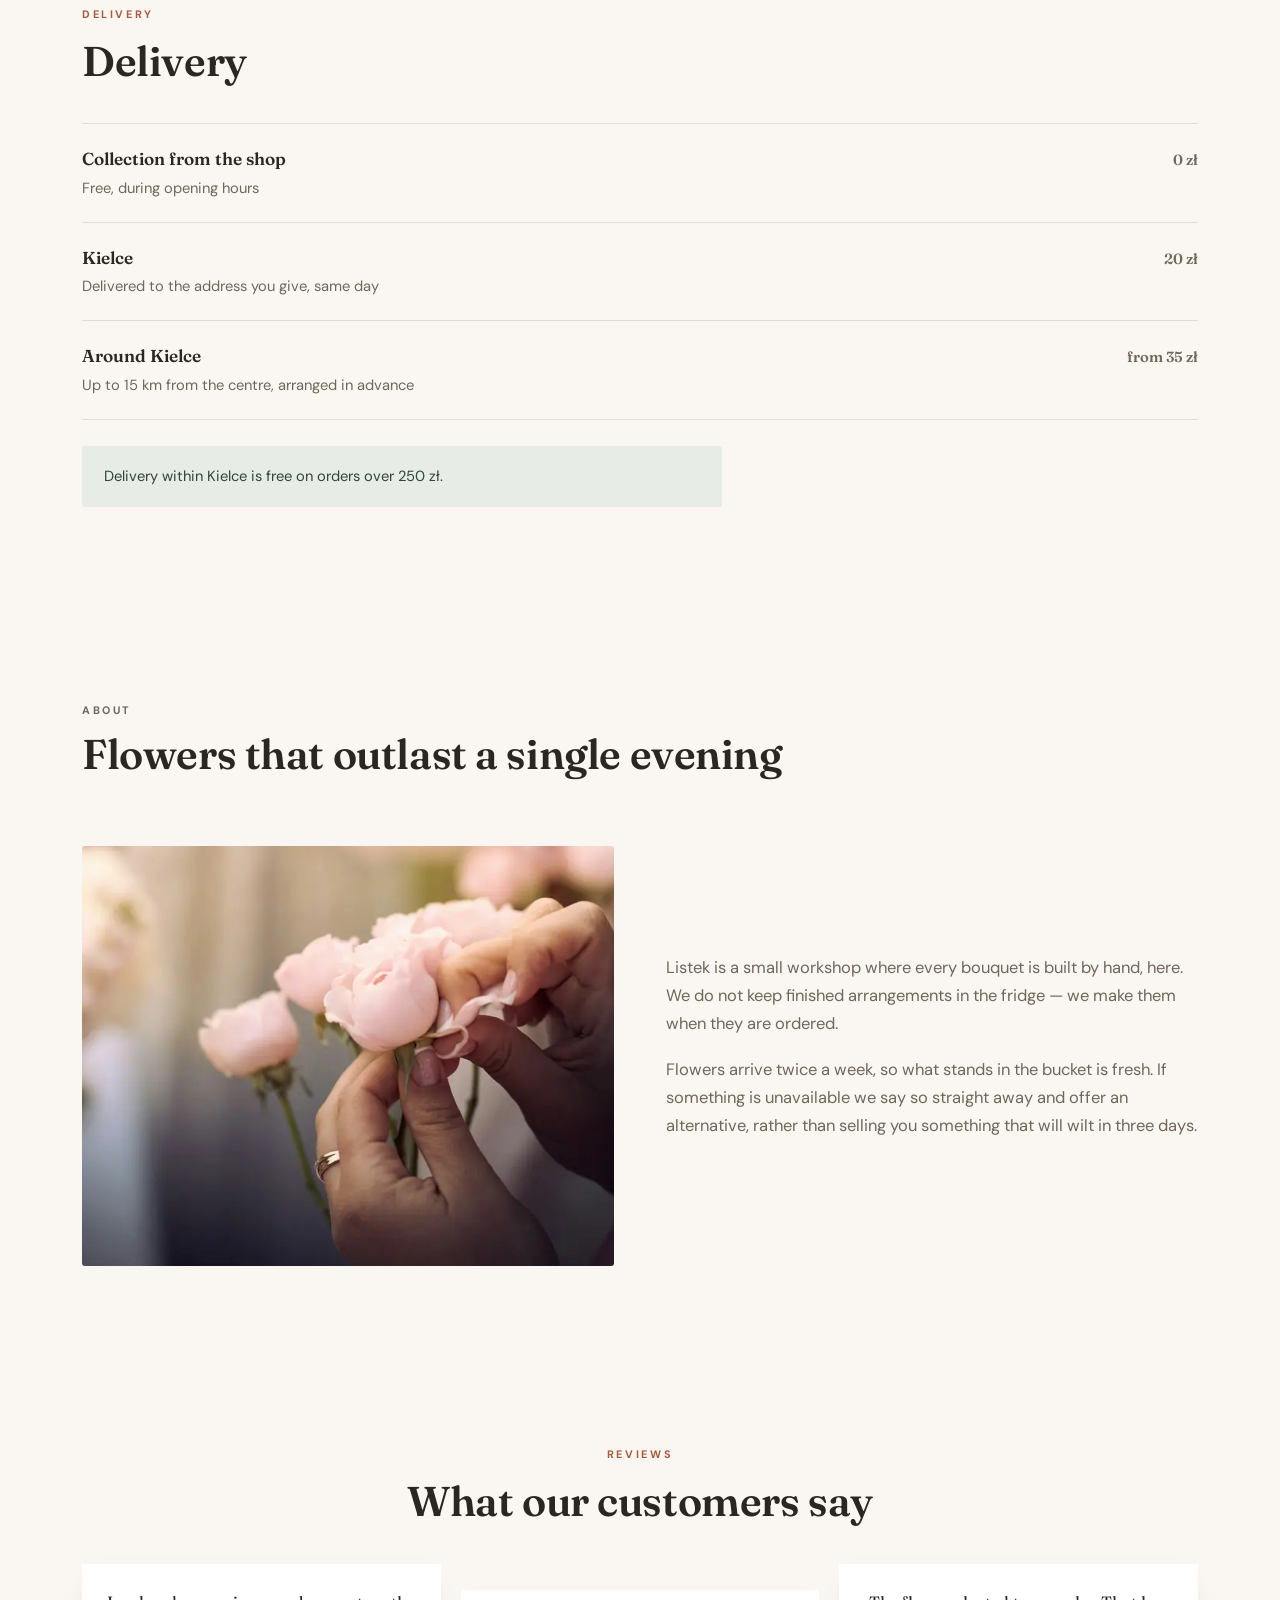
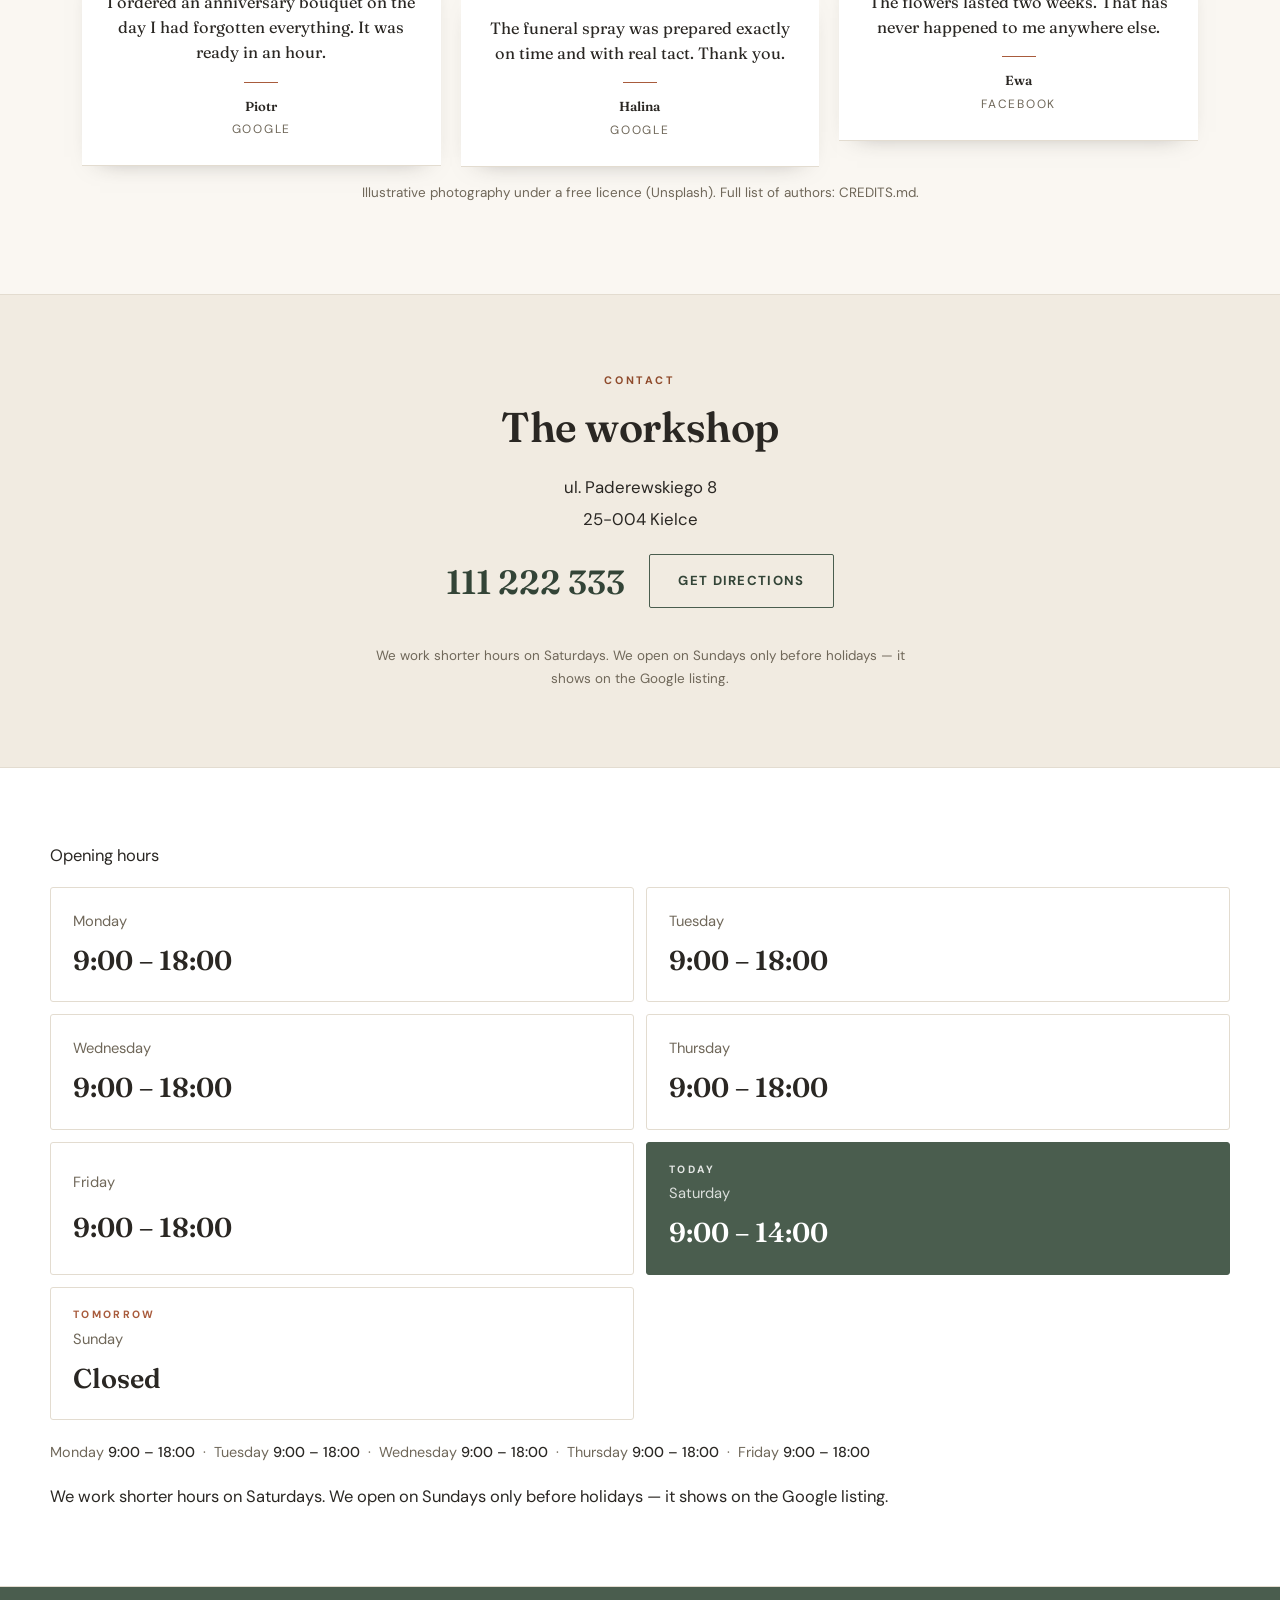
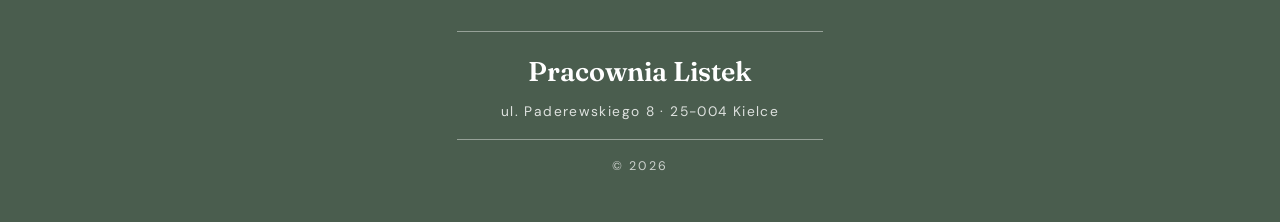
<file: en/index.html>
<!DOCTYPE html>
<html lang="en">
<head>
<meta charset="utf-8">
<meta name="viewport" content="width=device-width, initial-scale=1">
<title>Pracownia Listek — florist, Kielce Paderewskiego 8</title>
<meta name="description" content="A florist in central Kielce. Bouquets, arrangements and wreaths made on site. Order online with delivery, ready the same day.">
<meta name="robots" content="noindex, nofollow">
<link rel="canonical" href="https://otabekmamadaliev.github.io/archetyp-kwiaciarnia/en/">
<link rel="alternate" hreflang="pl" href="https://otabekmamadaliev.github.io/archetyp-kwiaciarnia/">
<link rel="alternate" hreflang="uk" href="https://otabekmamadaliev.github.io/archetyp-kwiaciarnia/uk/">
<link rel="alternate" hreflang="en" href="https://otabekmamadaliev.github.io/archetyp-kwiaciarnia/en/">
<link rel="alternate" hreflang="x-default" href="https://otabekmamadaliev.github.io/archetyp-kwiaciarnia/">
<meta name="theme-color" content="#4A5D4E">
<meta property="og:type" content="website">
<meta property="og:locale" content="en_GB">
<meta property="og:site_name" content="Pracownia Listek">
<meta property="og:title" content="Pracownia Listek — florist, Kielce Paderewskiego 8">
<meta property="og:description" content="A florist in central Kielce. Bouquets, arrangements and wreaths made on site. Order online with delivery, ready the same day.">
<meta property="og:url" content="https://otabekmamadaliev.github.io/archetyp-kwiaciarnia/en/">
<meta property="og:image" content="https://otabekmamadaliev.github.io/archetyp-kwiaciarnia/assets/img/og.jpg">
<meta name="twitter:card" content="summary_large_image">
<link rel="icon" href="data:image/svg+xml,%3Csvg xmlns='http://www.w3.org/2000/svg' viewBox='0 0 32 32'%3E%3Crect width='32' height='32' fill='%23FAF7F2'/%3E%3Cpath d='M16 25V13M16 13c0-4 3-6 6-6 0 4-3 6-6 6zM16 15c0-3-2.6-5-5.4-5 0 3 2.6 5 5.4 5z' stroke='%234A5D4E' stroke-width='1.6' fill='none' stroke-linecap='round'/%3E%3C/svg%3E">
<link rel="preconnect" href="https://fonts.googleapis.com">
<link rel="preconnect" href="https://fonts.gstatic.com" crossorigin>
<link rel="stylesheet" href="https://fonts.googleapis.com/css2?family=Fraunces:wght@400;600&family=DM+Sans:wght@400;500;700&display=swap">
<script>
/* Wykrywanie języka — tylko strona polska przekierowuje, więc nie ma pętli. */
(function(){
  try{
    var tu=document.documentElement.lang.slice(0,2), znane={pl:1,uk:1,en:1};
    function idz(l){var p=location.pathname.replace(/index\.html$/,'').replace(/\/(uk|en)\/?$/,'/');
      if(p.slice(-1)!=='/')p+='/';location.replace(l==='pl'?p:p+l+'/');}
    var w=null; try{w=localStorage.getItem('jezyk');}catch(e){}
    if(w&&znane[w]){if(w!==tu)idz(w);return;}
    if(tu!=='pl')return;
    try{if(sessionStorage.getItem('jezyk-auto'))return;sessionStorage.setItem('jezyk-auto','1');}catch(e){}
    var chce='en', lista=navigator.languages||[navigator.language||'en'];
    for(var i=0;i<lista.length;i++){var l=String(lista[i]).slice(0,2).toLowerCase();if(znane[l]){chce=l;break;}}
    if(chce!=='pl')idz(chce);
  }catch(e){}
})();
</script>
<link rel="stylesheet" href="../assets/style.css">

<link rel="preload" as="image" href="../assets/img/hero-2000.webp"
      imagesrcset="../assets/img/hero-640.webp 640w, ../assets/img/hero-960.webp 960w, ../assets/img/hero-1280.webp 1280w, ../assets/img/hero-1600.webp 1600w, ../assets/img/hero-2000.webp 2000w" imagesizes="100vw" type="image/webp" fetchpriority="high">

</head>
<body>
<a class="skip" href="#tresc">Skip to content</a>

<header class="belka" id="gora">
  <a class="marka" href="#gora">Pracownia Listek</a>
  <nav class="nawi" aria-label="Main menu">
    <a href="#okazje">Occasions</a>
    <a href="#pracownia">Workshop</a>
    <a href="#dostawa">Delivery</a>
    <a href="#znajdz">Contact</a>
  </nav>
  <div class="jz" role="group" aria-label="Language"><a class="lang" href=".././" hreflang="pl" title="Polski">PL</a><a class="lang" href="../uk/" hreflang="uk" title="Українська">UK</a><span class="lang is-on" aria-current="true">EN</span></div>
  <a class="tel-link" href="tel:+48111222333">111 222 333</a>
  <a class="btn btn--pelny-kolor btn--belka" href="#zamow">Order flowers</a>
  <button class="ham" type="button" aria-expanded="false" aria-controls="mm" aria-label="Open menu"><span></span><span></span><span></span></button>
</header>
<nav class="mm" id="mm" aria-label="Main menu">
  <a href="#okazje">Occasions</a>
  <a href="#pracownia">Workshop</a>
  <a href="#zamow">Order</a>
  <a href="#dostawa">Delivery</a>
  <a href="#znajdz">Contact</a>
  <div class="jz jz--mob" role="group" aria-label="Language"><a class="lang" href=".././" hreflang="pl" title="Polski">PL</a><a class="lang" href="../uk/" hreflang="uk" title="Українська">UK</a><span class="lang is-on" aria-current="true">EN</span></div>
</nav>

<main id="tresc">

  <!-- Zdjęcie stoi OBOK tekstu, nie pod nim: kwiaty muszą być widoczne
       w pełnym kolorze, a nie przyciemnione zasłoną pod biały napis. -->
  <section class="otwarcie">
    <div class="otwarcie-tekst">
      <p class="nadtytul">Kwiaciarnia &middot; Kielce</p>
      <h1>Flowers arranged on site</h1>
      <p class="wstep">A florist workshop on Paderewskiego. Bouquets, arrangements and wreaths — for today, or for a specific date.</p>
      <div class="guziki">
        <a class="btn btn--pelny-kolor btn--duzy" href="#zamow">Order flowers</a>
        <a class="btn btn--obrys btn--duzy" href="#pracownia">See what we make</a>
      </div>
    </div>
    <div class="otwarcie-foto">
      <picture><source type="image/webp" srcset="../assets/img/hero-640.webp 640w, ../assets/img/hero-960.webp 960w, ../assets/img/hero-1280.webp 1280w, ../assets/img/hero-1600.webp 1600w, ../assets/img/hero-2000.webp 2000w" sizes="100vw"><img class="img--hero" src="../assets/img/hero-2000.jpg" srcset="../assets/img/hero-640.jpg 640w, ../assets/img/hero-960.jpg 960w, ../assets/img/hero-1280.jpg 1280w, ../assets/img/hero-1600.jpg 1600w, ../assets/img/hero-2000.jpg 2000w" sizes="100vw" width="2000" height="1125" alt="Wnętrze kwiaciarni z doniczkowymi roślinami na pierwszym planie i wazonem żonkili na kontuarze" decoding="async" loading="eager" fetchpriority="high"></picture>
      <div class="kartki">
        <a class="kartka" href="#produkty">
          <span class="kartka-znak" aria-hidden="true"><svg viewBox="0 0 24 24" fill="none" stroke="currentColor" stroke-width="1.7" stroke-linecap="round" stroke-linejoin="round"><path d="M6 3h9l4 4v14a1 1 0 0 1-1 1H6a1 1 0 0 1-1-1V4a1 1 0 0 1 1-1z"/><path d="M14 3v5h5"/><path d="M9 13h6M9 17h4"/></svg></span>
          <span class="kartka-tresc"><b>Seasonal bouquet</b><span>from 80 zł</span></span>
        </a>
        <div class="kartka kartka--stan" id="kartka-stan" hidden>
          <span class="kartka-znak" aria-hidden="true"><svg viewBox="0 0 24 24" fill="none" stroke="currentColor" stroke-width="1.7" stroke-linecap="round" stroke-linejoin="round"><circle cx="12" cy="12" r="9"/><path d="M12 7v5l3 2"/></svg></span>
          <span class="kartka-tresc"><b data-stan-tytul></b><span data-stan-opis></span></span>
        </div>
        <a class="kartka kartka--akcent" href="#zamow">
          <span class="kartka-znak" aria-hidden="true"><svg viewBox="0 0 24 24" fill="none" stroke="currentColor" stroke-width="1.7" stroke-linecap="round" stroke-linejoin="round"><path d="M13 2 4 14h6l-1 8 9-12h-6l1-8z"/></svg></span>
          <span class="kartka-tresc"><b>Order flowers</b><span>Orders placed before 14:00 are ready the same day.</span></span>
        </a>
      </div>
    </div>
  </section>
  <!-- Cztery rzeczy, ktore klient chce uslyszec, ZANIM zacznie czytac oferte.
       Tresc to about.points z konfiguracji — juz przetlumaczone, wiec nie ma
       drugiego miejsca, ktore trzeba pamietac przy podmianie na prawdziwa firme. -->
  <section class="zaufanie" aria-label="About">

    <div class="zaufanie-poz">
      <span class="zaufanie-nr" aria-hidden="true">1</span>
      <span class="zaufanie-tresc">Rated 4.9 across 186 reviews</span>
    </div>

    <div class="zaufanie-poz">
      <span class="zaufanie-nr" aria-hidden="true">2</span>
      <span class="zaufanie-tresc">Ordered before 14:00 — ready the same day</span>
    </div>

    <div class="zaufanie-poz">
      <span class="zaufanie-nr" aria-hidden="true">3</span>
      <span class="zaufanie-tresc">Delivery in Kielce and the surrounding area</span>
    </div>

    <div class="zaufanie-poz">
      <span class="zaufanie-nr" aria-hidden="true">4</span>
      <span class="zaufanie-tresc">Site in Polish, Ukrainian and English</span>
    </div>

  </section>

  <section class="okazje" id="okazje">
    <p class="nadtytul nadtytul--srodek">Occasions</p>
    <h2>What is the occasion</h2>
    <div class="okazje-siatka">

      <article class="okazja">
        <h3>Weddings</h3>
        <p>Bridal bouquet, room decoration, buttonholes for guests</p>
      </article>

      <article class="okazja">
        <h3>Funerals</h3>
        <p>Wreaths and sprays, prepared discreetly and on time</p>
      </article>

      <article class="okazja">
        <h3>Birthdays and name days</h3>
        <p>Bouquets as gifts, with a card and delivery to the door</p>
      </article>

      <article class="okazja">
        <h3>No occasion</h3>
        <p>Flowers for the table, greenery for the house, seasonal branches</p>
      </article>

    </div>
  </section>

  <section class="pracownia" id="pracownia">
    <p class="nadtytul">Services</p>
    <h2>From our workshop</h2>
    <p class="wstep">Prices are a starting point — the final one depends on the size and what is in season. We always confirm it before we make anything.</p>
    <div class="produkty">

      <article class="produkt">
        <div class="produkt-foto"><picture><source type="image/webp" srcset="../assets/img/bukiet-1-400.webp 400w, ../assets/img/bukiet-1-600.webp 600w, ../assets/img/bukiet-1-800.webp 800w" sizes="(min-width: 1160px) 350px, (min-width: 980px) 31vw, (min-width: 640px) calc(50vw - 28px), calc(100vw - 40px)"><img class="img--bukiet-1" src="../assets/img/bukiet-1-800.jpg" srcset="../assets/img/bukiet-1-400.jpg 400w, ../assets/img/bukiet-1-600.jpg 600w, ../assets/img/bukiet-1-800.jpg 800w" sizes="(min-width: 1160px) 350px, (min-width: 980px) 31vw, (min-width: 640px) calc(50vw - 28px), calc(100vw - 40px)" width="800" height="600" alt="Bukiet różowych tulipanów zawinięty w brązowy papier pakowy" decoding="async" loading="lazy"></picture></div>
        <h3>Seasonal bouquet</h3>
        <p>Built from whatever is best that week</p>
        <span class="produkt-cena">from 80 zł</span>
      </article>

      <article class="produkt">
        <div class="produkt-foto"><picture><source type="image/webp" srcset="../assets/img/bukiet-2-400.webp 400w, ../assets/img/bukiet-2-600.webp 600w, ../assets/img/bukiet-2-800.webp 800w" sizes="(min-width: 1160px) 350px, (min-width: 980px) 31vw, (min-width: 640px) calc(50vw - 28px), calc(100vw - 40px)"><img class="img--bukiet-2" src="../assets/img/bukiet-2-800.jpg" srcset="../assets/img/bukiet-2-400.jpg 400w, ../assets/img/bukiet-2-600.jpg 600w, ../assets/img/bukiet-2-800.jpg 800w" sizes="(min-width: 1160px) 350px, (min-width: 980px) 31vw, (min-width: 640px) calc(50vw - 28px), calc(100vw - 40px)" width="800" height="600" alt="Dłonie florystki układające jasnoróżowe piwonie w bukiecie" decoding="async" loading="lazy"></picture></div>
        <h3>Arrangement in a box</h3>
        <p>Flower box with floral foam, ready to hand over</p>
        <span class="produkt-cena">from 140 zł</span>
      </article>

      <article class="produkt">
        <div class="produkt-foto"><picture><source type="image/webp" srcset="../assets/img/bukiet-3-400.webp 400w, ../assets/img/bukiet-3-600.webp 600w, ../assets/img/bukiet-3-800.webp 800w" sizes="(min-width: 1160px) 350px, (min-width: 980px) 31vw, (min-width: 640px) calc(50vw - 28px), calc(100vw - 40px)"><img class="img--bukiet-3" src="../assets/img/bukiet-3-800.jpg" srcset="../assets/img/bukiet-3-400.jpg 400w, ../assets/img/bukiet-3-600.jpg 600w, ../assets/img/bukiet-3-800.jpg 800w" sizes="(min-width: 1160px) 350px, (min-width: 980px) 31vw, (min-width: 640px) calc(50vw - 28px), calc(100vw - 40px)" width="800" height="600" alt="Zbliżenie gałązki z okrągłymi, srebrzystozielonymi liśćmi eukaliptusa" decoding="async" loading="lazy"></picture></div>
        <h3>Occasion wreath</h3>
        <p>Prepared for a stated hour, delivery available</p>
        <span class="produkt-cena">from 120 zł</span>
      </article>

      <article class="produkt">
        <div class="produkt-foto"><picture><source type="image/webp" srcset="../assets/img/bukiet-4-400.webp 400w, ../assets/img/bukiet-4-600.webp 600w, ../assets/img/bukiet-4-800.webp 800w" sizes="(min-width: 1160px) 350px, (min-width: 980px) 31vw, (min-width: 640px) calc(50vw - 28px), calc(100vw - 40px)"><img class="img--bukiet-4" src="../assets/img/bukiet-4-800.jpg" srcset="../assets/img/bukiet-4-400.jpg 400w, ../assets/img/bukiet-4-600.jpg 600w, ../assets/img/bukiet-4-800.jpg 800w" sizes="(min-width: 1160px) 350px, (min-width: 980px) 31vw, (min-width: 640px) calc(50vw - 28px), calc(100vw - 40px)" width="800" height="600" alt="Gałązka białych kwiatów przewiązana sznurkiem obok starych nożyczek na drewnianym blacie" decoding="async" loading="lazy"></picture></div>
        <h3>Greenery and branches</h3>
        <p>Eucalyptus, grasses and branches — weeks in a vase</p>
        <span class="produkt-cena">from 60 zł</span>
      </article>

    </div>
  </section>

  <!-- Formularz zamówienia: to jest miejsce, w którym kwiaciarnia zarabia.
       Data i godzina są obowiązkowe, bo o to rozbija się każde zamówienie
       na pogrzeb albo rocznicę — reszta doprecyzowuje się przez telefon. -->
  <section class="zamow" id="zamow">
    <div class="zamow-naglowek">
      <p class="nadtytul">Order</p>
      <h2>Order flowers</h2>
      <p class="wstep">Fill in what you know — we will settle the rest by phone. We confirm the price before making anything.</p>
    </div>
    <form class="zam-form" id="zam-form" novalidate>
      <p class="pole-grupa">
        <label for="pole-okazja">Occasion</label>
        <select class="pole" id="pole-okazja" name="okazja" required></select>
      </p>
      <p class="pole-grupa">
        <label for="pole-data">For when</label>
        <input class="pole" id="pole-data" name="data" type="date" required>
      </p>
      <p class="pole-grupa">
        <label for="pole-godzina">Time</label>
        <select class="pole" id="pole-godzina" name="godzina"></select>
      </p>
      <p class="pole-grupa">
        <label for="pole-budzet">Budget</label>
        <select class="pole" id="pole-budzet" name="budzet" required></select>
      </p>
      <p class="pole-grupa pole-grupa--szeroka">
        <label for="pole-dostawa">Collection or delivery</label>
        <select class="pole" id="pole-dostawa" name="dostawa" required></select>
      </p>
      <p class="pole-grupa pole-grupa--szeroka" id="grupa-adres" hidden>
        <label for="pole-adres">Delivery address</label>
        <input class="pole" id="pole-adres" name="adres" type="text" autocomplete="street-address">
      </p>
      <p class="pole-grupa pole-grupa--szeroka">
        <label for="pole-bilecik">Message on the card <i>&mdash; optional</i></label>
        <textarea class="pole" id="pole-bilecik" name="bilecik" rows="2"></textarea>
      </p>
      <p class="pole-grupa">
        <label for="pole-imie">Full name</label>
        <input class="pole" id="pole-imie" name="imie" type="text" autocomplete="name" required>
      </p>
      <p class="pole-grupa">
        <label for="pole-tel">Phone number</label>
        <input class="pole" id="pole-tel" name="tel" type="tel" inputmode="tel" autocomplete="tel" required>
      </p>
      <div class="zam-stopka">
        <button class="btn btn--pelny-kolor btn--duzy" type="submit">Send order</button>
        <p class="zam-komunikat" id="zam-komunikat" role="status" aria-live="polite"></p>
      </div>
      <p class="drobne">The order goes straight to the workshop phone. We take no prepayment through the site.</p>
    </form>
  </section>

  <section class="dostawa" id="dostawa">
    <p class="nadtytul">Delivery</p>
    <h2>Delivery</h2>
    <ul class="dostawa-lista">

      <li>
        <div><b>Collection from the shop</b><span>Free, during opening hours</span></div>
        <span class="dostawa-cena">0 zł</span>
      </li>

      <li>
        <div><b>Kielce</b><span>Delivered to the address you give, same day</span></div>
        <span class="dostawa-cena">20 zł</span>
      </li>

      <li>
        <div><b>Around Kielce</b><span>Up to 15 km from the centre, arranged in advance</span></div>
        <span class="dostawa-cena">from 35 zł</span>
      </li>

    </ul>
    <p class="przypis">Delivery within Kielce is free on orders over 250 zł.</p>
  </section>

  <section class="o-nas">
    <div class="o-nas-glowa">
      <p class="nadtytul">About</p>
      <h2>Flowers that outlast a single evening</h2>
    </div>
    <figure class="o-nas-foto"><picture><source type="image/webp" srcset="../assets/img/about-480.webp 480w, ../assets/img/about-720.webp 720w, ../assets/img/about-960.webp 960w, ../assets/img/about-1200.webp 1200w" sizes="(min-width: 1160px) 508px, (min-width: 900px) 45vw, calc(100vw - 40px)"><img class="img--about" src="../assets/img/about-1200.jpg" srcset="../assets/img/about-480.jpg 480w, ../assets/img/about-720.jpg 720w, ../assets/img/about-960.jpg 960w, ../assets/img/about-1200.jpg 1200w" sizes="(min-width: 1160px) 508px, (min-width: 900px) 45vw, calc(100vw - 40px)" width="1200" height="900" alt="Dłonie florystki układające jasnoróżowe piwonie w bukiecie" decoding="async" loading="lazy"></picture></figure>
    <div class="o-nas-tresc">
      <p>Listek is a small workshop where every bouquet is built by hand, here. We do not keep finished arrangements in the fridge — we make them when they are ordered.</p><p>Flowers arrive twice a week, so what stands in the bucket is fresh. If something is unavailable we say so straight away and offer an alternative, rather than selling you something that will wilt in three days.</p>
    </div>
  </section>

  <section class="opinie">
    <p class="nadtytul nadtytul--srodek">Reviews</p>
    <h2>What our customers say</h2>
    <div class="opinie-bileciki">

      <figure class="opinia">
        <blockquote><p>I ordered an anniversary bouquet on the day I had forgotten everything. It was ready in an hour.</p></blockquote>
        <span class="opinia-kreska" aria-hidden="true"></span>
        <figcaption><b>Piotr</b><span>Google</span></figcaption>
      </figure>

      <figure class="opinia">
        <blockquote><p>The funeral spray was prepared exactly on time and with real tact. Thank you.</p></blockquote>
        <span class="opinia-kreska" aria-hidden="true"></span>
        <figcaption><b>Halina</b><span>Google</span></figcaption>
      </figure>

      <figure class="opinia">
        <blockquote><p>The flowers lasted two weeks. That has never happened to me anywhere else.</p></blockquote>
        <span class="opinia-kreska" aria-hidden="true"></span>
        <figcaption><b>Ewa</b><span>Facebook</span></figcaption>
      </figure>

    </div>
    <p class="drobne drobne--srodek">Illustrative photography under a free licence (Unsplash). Full list of authors: CREDITS.md.</p>
  </section>

  <section class="znajdz" id="znajdz">
    <p class="nadtytul nadtytul--srodek">Contact</p>
    <h2>The workshop</h2>
    <p class="adres">ul. Paderewskiego 8<br>25-004 Kielce</p>
    <a class="tel-duzy" href="tel:+48111222333">111 222 333</a>
    <a class="btn btn--obrys" href="https://www.google.com/maps/search/?api=1&amp;query=Paderewskiego+8+Kielce" target="_blank" rel="noopener">Get directions</a>
    <p class="drobne drobne--srodek">We work shorter hours on Saturdays. We open on Sundays only before holidays — it shows on the Google listing.</p>
  </section>

  <!-- Kwiaty zamawia się na dziś albo na jutro, prawie nigdy na przyszły
       czwartek. Dwa najbliższe dni stoją więc na wierzchu jako kafle,
       a reszta tygodnia leży pod nimi jednym ciągiem. -->
  <section class="godziny-listek" aria-label="Opening hours"
           data-etyk-dzis="Today" data-etyk-jutro="Tomorrow">
    <div class="gl-srodek">
      <p class="nadpis nadpis--zielony">Opening hours</p>
      <div class="pary-dni"><div class="para-dnia" data-dzien="0" hidden><span class="para-etyk"></span><span class="para-nazwa">Monday</span><b class="para-czas">9:00 – 18:00</b></div><div class="para-dnia" data-dzien="1" hidden><span class="para-etyk"></span><span class="para-nazwa">Tuesday</span><b class="para-czas">9:00 – 18:00</b></div><div class="para-dnia" data-dzien="2" hidden><span class="para-etyk"></span><span class="para-nazwa">Wednesday</span><b class="para-czas">9:00 – 18:00</b></div><div class="para-dnia" data-dzien="3" hidden><span class="para-etyk"></span><span class="para-nazwa">Thursday</span><b class="para-czas">9:00 – 18:00</b></div><div class="para-dnia" data-dzien="4" hidden><span class="para-etyk"></span><span class="para-nazwa">Friday</span><b class="para-czas">9:00 – 18:00</b></div><div class="para-dnia" data-dzien="5" hidden><span class="para-etyk"></span><span class="para-nazwa">Saturday</span><b class="para-czas">9:00 – 14:00</b></div><div class="para-dnia" data-dzien="6" hidden><span class="para-etyk"></span><span class="para-nazwa">Sunday</span><b class="para-czas">Closed</b></div></div>
      <p class="reszta-tygodnia"><span class="reszta-dzien" data-dzien="0">Monday <b>9:00 – 18:00</b></span><span class="reszta-sep" aria-hidden="true">·</span><span class="reszta-dzien" data-dzien="1">Tuesday <b>9:00 – 18:00</b></span><span class="reszta-sep" aria-hidden="true">·</span><span class="reszta-dzien" data-dzien="2">Wednesday <b>9:00 – 18:00</b></span><span class="reszta-sep" aria-hidden="true">·</span><span class="reszta-dzien" data-dzien="3">Thursday <b>9:00 – 18:00</b></span><span class="reszta-sep" aria-hidden="true">·</span><span class="reszta-dzien" data-dzien="4">Friday <b>9:00 – 18:00</b></span><span class="reszta-sep" aria-hidden="true">·</span><span class="reszta-dzien" data-dzien="5">Saturday <b>9:00 – 14:00</b></span><span class="reszta-sep" aria-hidden="true">·</span><span class="reszta-dzien" data-dzien="6">Sunday <b>Closed</b></span></p>
      <p class="mala-notka">We work shorter hours on Saturdays. We open on Sundays only before holidays — it shows on the Google listing.</p>
    </div>
  </section>

</main>

<footer class="stopa">
  <div class="bilecik">
    <p class="stopa-marka">Pracownia Listek</p>
    <p class="stopa-adres">ul. Paderewskiego 8 &middot; 25-004 Kielce</p>
  </div>
  <p class="drobne">&copy; 2026</p>
</footer>

<script id="i18n" type="application/json">{"sending":"Sending…","fillAll":"Please fill in every field.","openingMail":"Opening your mail app…","notConnected":"The form is not connected yet. Please call us instead.","sent":"Thank you! Your message has been sent — we'll be in touch shortly.","failed":"The message could not be sent. Please call us instead.","mailName":"Full name","mailContact":"Contact","backToTop":"Back to top","closeGallery":"Close preview","prevImage":"Previous photo","nextImage":"Next photo","closeMenu":"Close menu","zFill":"Choose an occasion, a date and a budget.","zPhone":"Enter your name and phone number.","zAddress":"Enter the delivery address.","zOpening":"Opening your order message…","zNoChannel":"Online orders are not connected yet. Please call us.","zDone":"Done. Send the message that opened — we will confirm the price."}</script>
<script id="dane" type="application/json">{"godziny":[[540,1080],[540,1080],[540,1080],[540,1080],[540,1080],[540,840],null],"dniTyg":["Monday","Tuesday","Wednesday","Thursday","Friday","Saturday","Sunday"],"stan":{"terazOtwarte":"Open now","doGodz":"until {g}","zamkniete":"Closed","otwieramy":"Opens {d} at {g}"},"zam":{"kanal":"whatsapp","dniNaprzod":30,"godzinaOd":9,"godzinaDo":18,"budzety":["do 100 zł","100 – 150 zł","150 – 250 zł","250 – 400 zł","powyżej 400 zł"],"dostawa":["Odbiór w kwiaciarni","Dostawa — Kielce","Dostawa — okolice Kielc"]},"tel":"+48111222333","firma":"Pracownia Listek","okazje":["Weddings","Funerals","Birthdays and name days","No occasion"],"slowa":{"choose":"Choose…"}}</script>
<script src="../assets/app.js" defer></script>
<script type="application/ld+json">{
  "@context": "https://schema.org",
  "@type": "Florist",
  "name": "Pracownia Listek",
  "image": "https://otabekmamadaliev.github.io/archetyp-kwiaciarnia/assets/img/og.jpg",
  "url": "https://otabekmamadaliev.github.io/archetyp-kwiaciarnia/",
  "telephone": "+48111222333",
  "priceRange": "60–400 zł",
  "address": {
    "@type": "PostalAddress",
    "streetAddress": "ul. Paderewskiego 8",
    "addressLocality": "Kielce",
    "postalCode": "25-004",
    "addressRegion": "świętokrzyskie",
    "addressCountry": "PL"
  },
  "geo": {
    "@type": "GeoCoordinates",
    "latitude": 50.872222,
    "longitude": 20.6275
  },
  "openingHoursSpecification": [
    {
      "@type": "OpeningHoursSpecification",
      "dayOfWeek": "Monday",
      "opens": "09:00",
      "closes": "18:00"
    },
    {
      "@type": "OpeningHoursSpecification",
      "dayOfWeek": "Tuesday",
      "opens": "09:00",
      "closes": "18:00"
    },
    {
      "@type": "OpeningHoursSpecification",
      "dayOfWeek": "Wednesday",
      "opens": "09:00",
      "closes": "18:00"
    },
    {
      "@type": "OpeningHoursSpecification",
      "dayOfWeek": "Thursday",
      "opens": "09:00",
      "closes": "18:00"
    },
    {
      "@type": "OpeningHoursSpecification",
      "dayOfWeek": "Friday",
      "opens": "09:00",
      "closes": "18:00"
    },
    {
      "@type": "OpeningHoursSpecification",
      "dayOfWeek": "Saturday",
      "opens": "09:00",
      "closes": "14:00"
    }
  ],
  "hasMap": "https://www.google.com/maps/search/?api=1&query=Paderewskiego+8+Kielce",
  "areaServed": {
    "@type": "City",
    "name": "Kielce"
  },
  "sameAs": []
}</script>
</body>
</html>
</file>
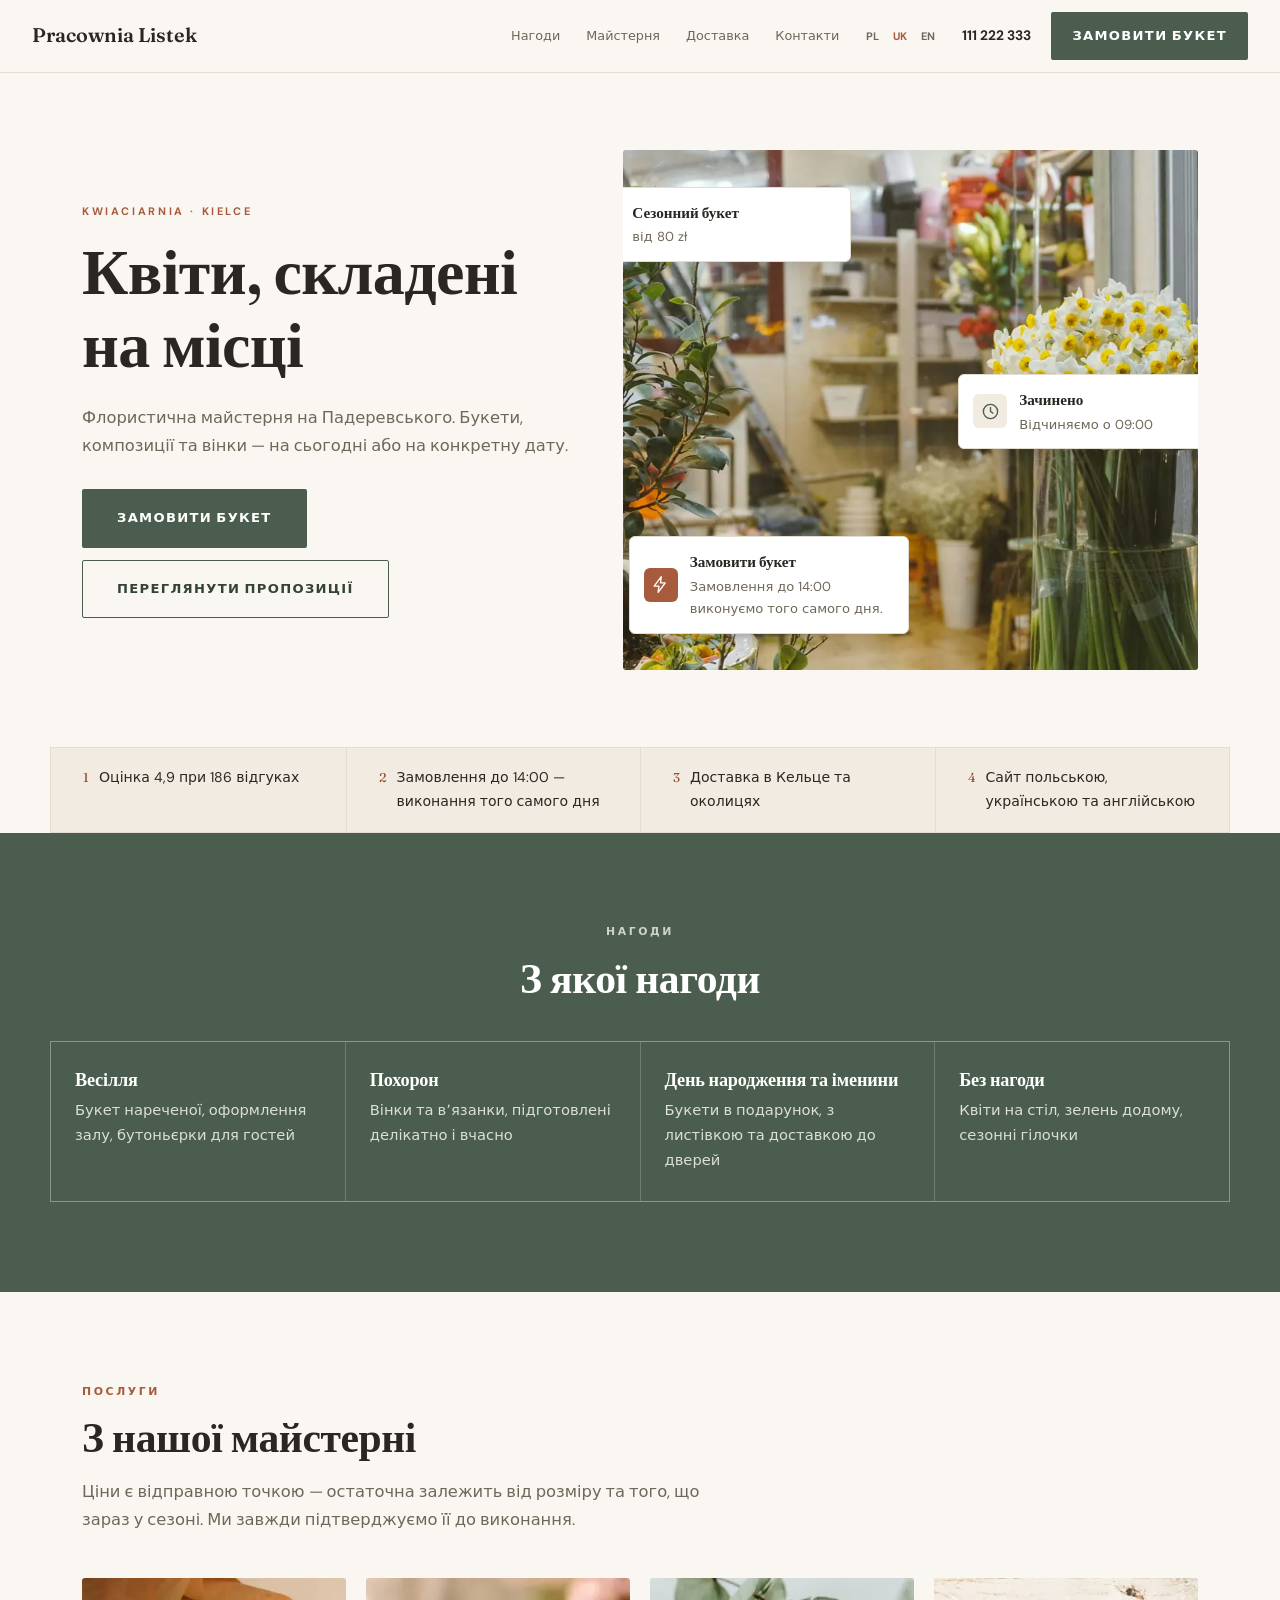
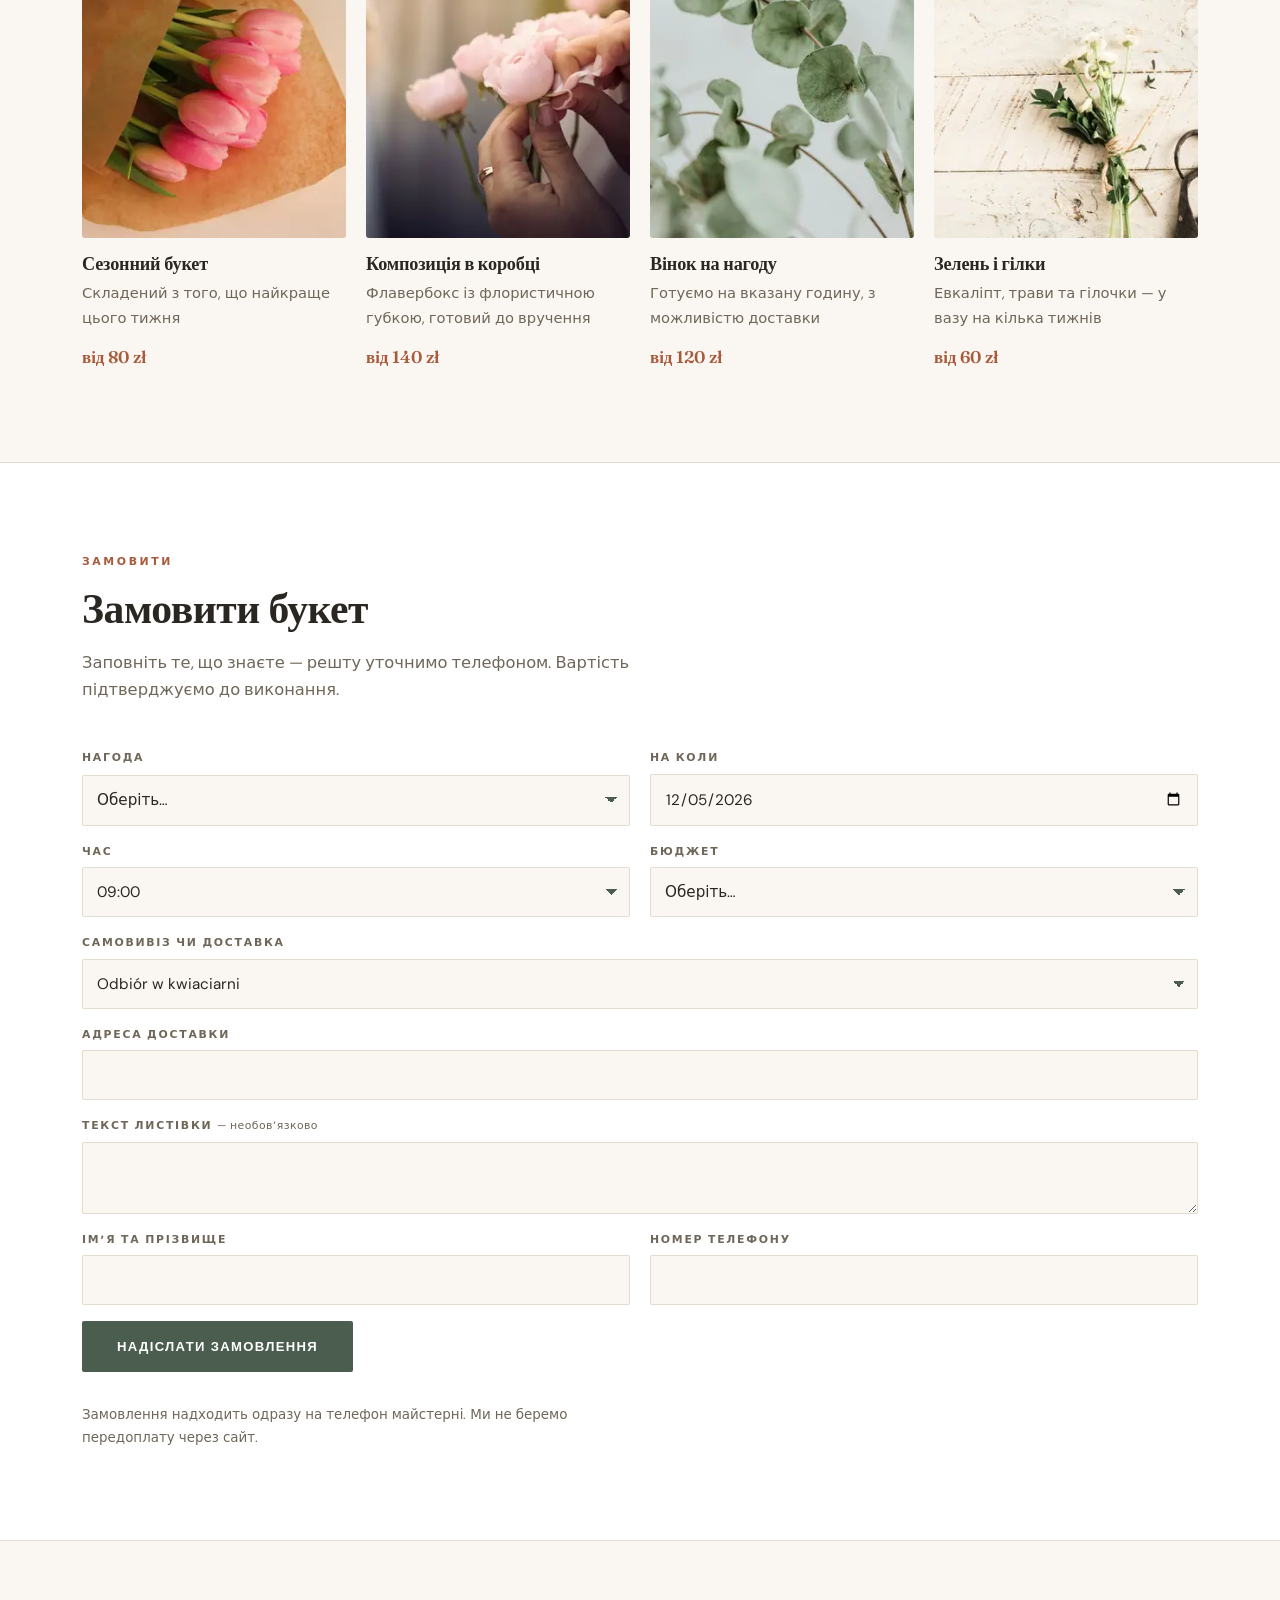
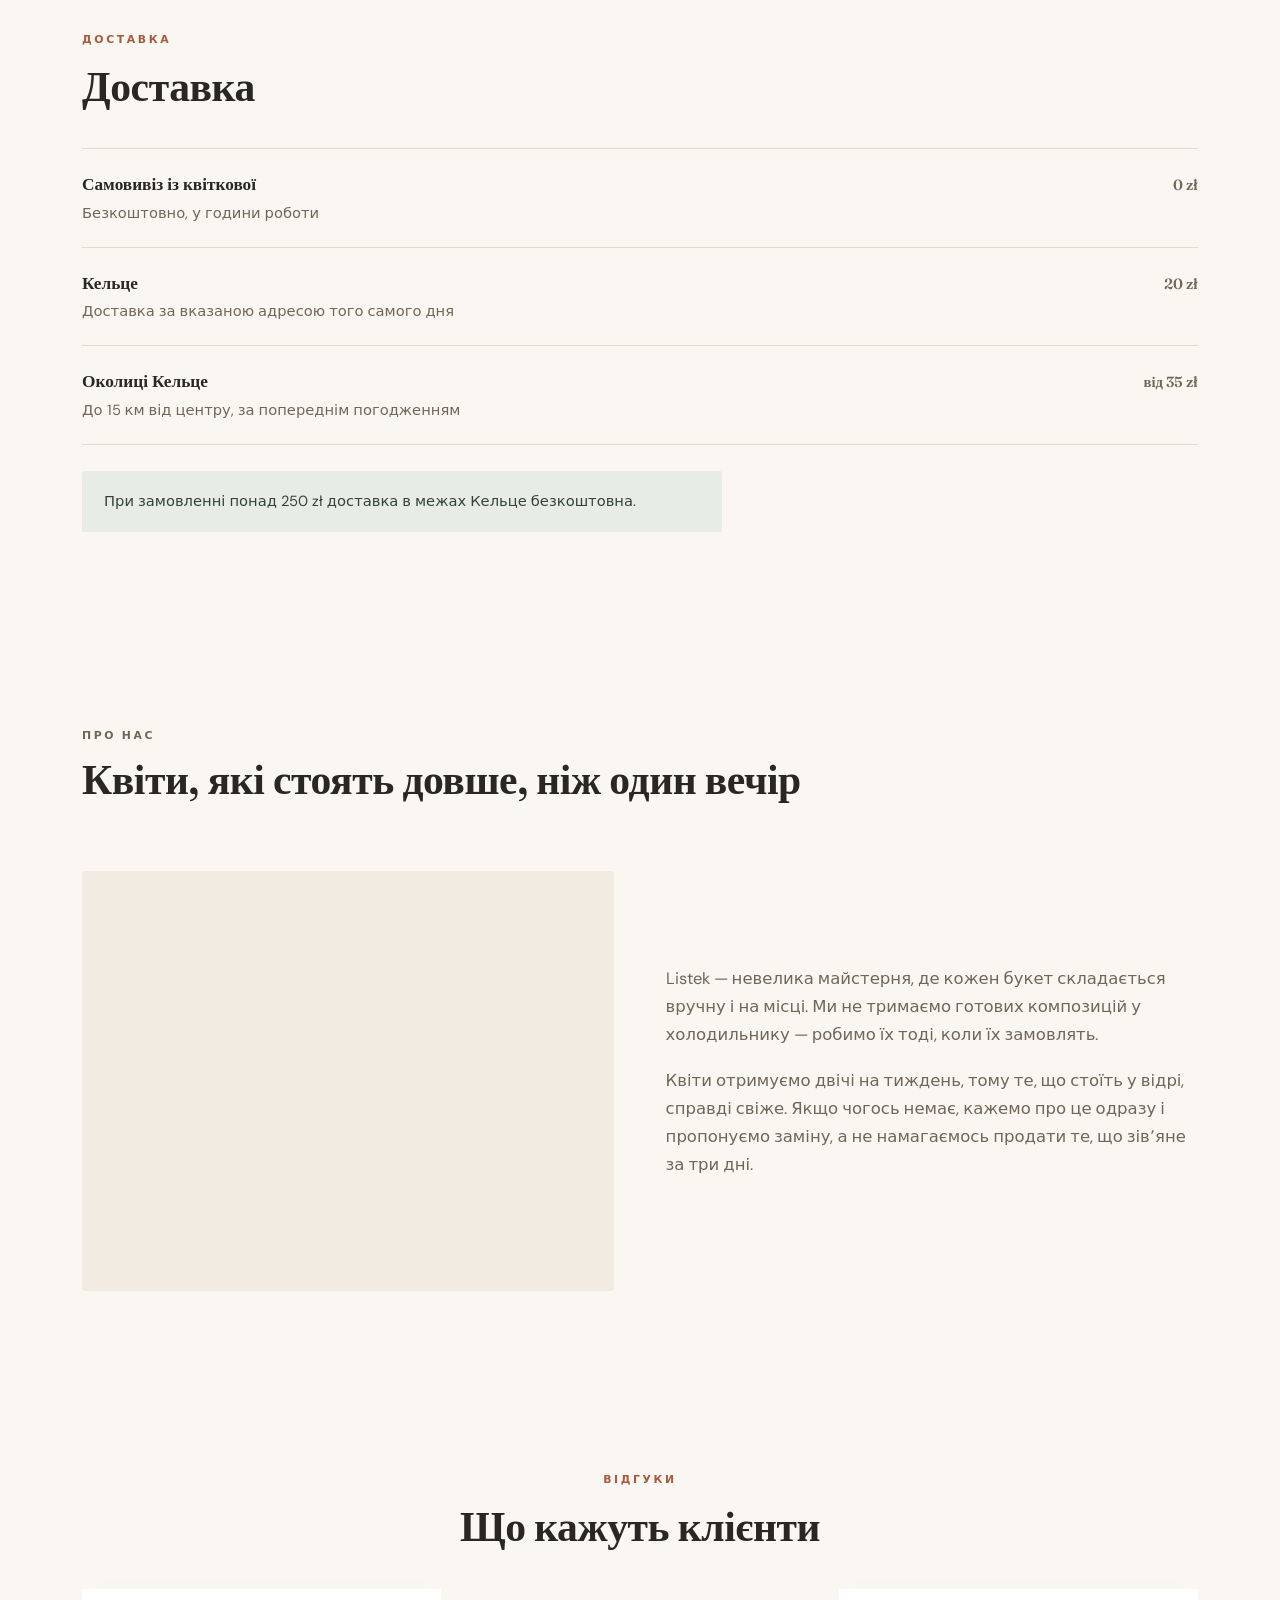
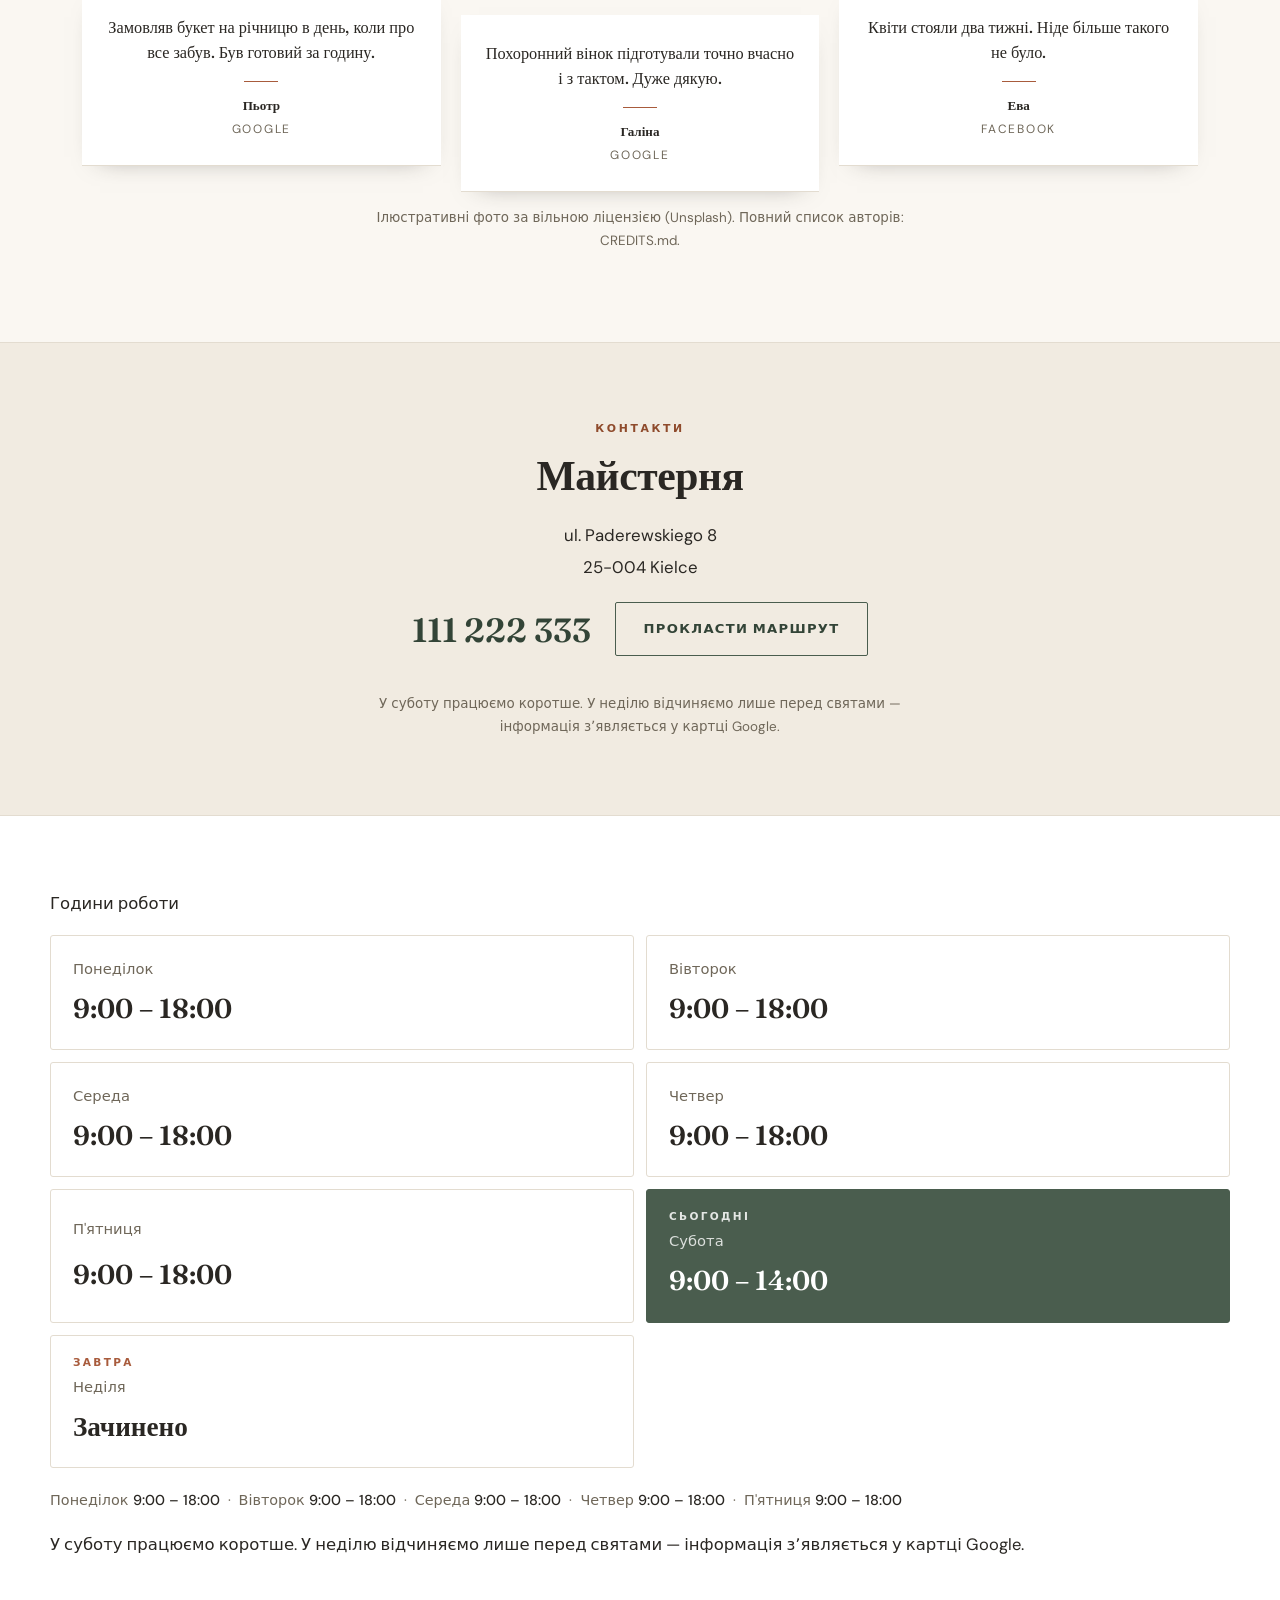
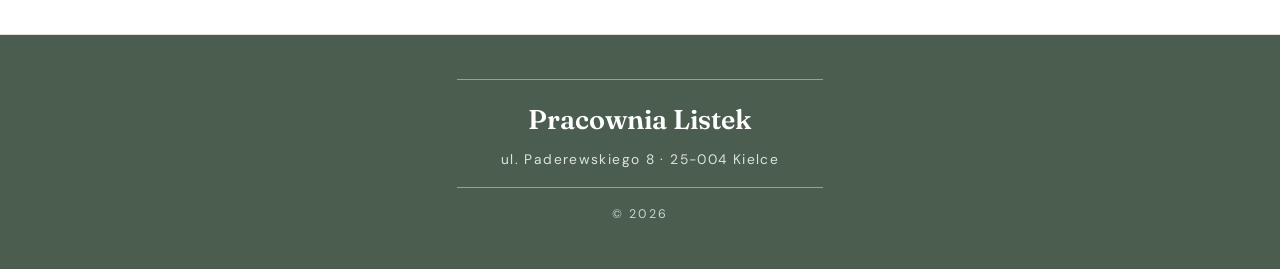
<file: uk/index.html>
<!DOCTYPE html>
<html lang="uk">
<head>
<meta charset="utf-8">
<meta name="viewport" content="width=device-width, initial-scale=1">
<title>Pracownia Listek — квіткова крамниця, Кельце</title>
<meta name="description" content="Квіткова майстерня в центрі Кельце. Букети, композиції та вінки, складені на місці. Замовлення онлайн із доставкою того самого дня.">
<meta name="robots" content="noindex, nofollow">
<link rel="canonical" href="https://otabekmamadaliev.github.io/archetyp-kwiaciarnia/uk/">
<link rel="alternate" hreflang="pl" href="https://otabekmamadaliev.github.io/archetyp-kwiaciarnia/">
<link rel="alternate" hreflang="uk" href="https://otabekmamadaliev.github.io/archetyp-kwiaciarnia/uk/">
<link rel="alternate" hreflang="en" href="https://otabekmamadaliev.github.io/archetyp-kwiaciarnia/en/">
<link rel="alternate" hreflang="x-default" href="https://otabekmamadaliev.github.io/archetyp-kwiaciarnia/">
<meta name="theme-color" content="#4A5D4E">
<meta property="og:type" content="website">
<meta property="og:locale" content="uk_UA">
<meta property="og:site_name" content="Pracownia Listek">
<meta property="og:title" content="Pracownia Listek — квіткова крамниця, Кельце">
<meta property="og:description" content="Квіткова майстерня в центрі Кельце. Букети, композиції та вінки, складені на місці. Замовлення онлайн із доставкою того самого дня.">
<meta property="og:url" content="https://otabekmamadaliev.github.io/archetyp-kwiaciarnia/uk/">
<meta property="og:image" content="https://otabekmamadaliev.github.io/archetyp-kwiaciarnia/assets/img/og.jpg">
<meta name="twitter:card" content="summary_large_image">
<link rel="icon" href="data:image/svg+xml,%3Csvg xmlns='http://www.w3.org/2000/svg' viewBox='0 0 32 32'%3E%3Crect width='32' height='32' fill='%23FAF7F2'/%3E%3Cpath d='M16 25V13M16 13c0-4 3-6 6-6 0 4-3 6-6 6zM16 15c0-3-2.6-5-5.4-5 0 3 2.6 5 5.4 5z' stroke='%234A5D4E' stroke-width='1.6' fill='none' stroke-linecap='round'/%3E%3C/svg%3E">
<link rel="preconnect" href="https://fonts.googleapis.com">
<link rel="preconnect" href="https://fonts.gstatic.com" crossorigin>
<link rel="stylesheet" href="https://fonts.googleapis.com/css2?family=Fraunces:wght@400;600&family=DM+Sans:wght@400;500;700&display=swap">
<script>
/* Wykrywanie języka — tylko strona polska przekierowuje, więc nie ma pętli. */
(function(){
  try{
    var tu=document.documentElement.lang.slice(0,2), znane={pl:1,uk:1,en:1};
    function idz(l){var p=location.pathname.replace(/index\.html$/,'').replace(/\/(uk|en)\/?$/,'/');
      if(p.slice(-1)!=='/')p+='/';location.replace(l==='pl'?p:p+l+'/');}
    var w=null; try{w=localStorage.getItem('jezyk');}catch(e){}
    if(w&&znane[w]){if(w!==tu)idz(w);return;}
    if(tu!=='pl')return;
    try{if(sessionStorage.getItem('jezyk-auto'))return;sessionStorage.setItem('jezyk-auto','1');}catch(e){}
    var chce='en', lista=navigator.languages||[navigator.language||'en'];
    for(var i=0;i<lista.length;i++){var l=String(lista[i]).slice(0,2).toLowerCase();if(znane[l]){chce=l;break;}}
    if(chce!=='pl')idz(chce);
  }catch(e){}
})();
</script>
<link rel="stylesheet" href="../assets/style.css">

<link rel="preload" as="image" href="../assets/img/hero-2000.webp"
      imagesrcset="../assets/img/hero-640.webp 640w, ../assets/img/hero-960.webp 960w, ../assets/img/hero-1280.webp 1280w, ../assets/img/hero-1600.webp 1600w, ../assets/img/hero-2000.webp 2000w" imagesizes="100vw" type="image/webp" fetchpriority="high">

</head>
<body>
<a class="skip" href="#tresc">Перейти до вмісту</a>

<header class="belka" id="gora">
  <a class="marka" href="#gora">Pracownia Listek</a>
  <nav class="nawi" aria-label="Головне меню">
    <a href="#okazje">Нагоди</a>
    <a href="#pracownia">Майстерня</a>
    <a href="#dostawa">Доставка</a>
    <a href="#znajdz">Контакти</a>
  </nav>
  <div class="jz" role="group" aria-label="Вибір мови"><a class="lang" href=".././" hreflang="pl" title="Polski">PL</a><span class="lang is-on" aria-current="true">UK</span><a class="lang" href="../en/" hreflang="en" title="English">EN</a></div>
  <a class="tel-link" href="tel:+48111222333">111 222 333</a>
  <a class="btn btn--pelny-kolor btn--belka" href="#zamow">Замовити букет</a>
  <button class="ham" type="button" aria-expanded="false" aria-controls="mm" aria-label="Відкрити меню"><span></span><span></span><span></span></button>
</header>
<nav class="mm" id="mm" aria-label="Головне меню">
  <a href="#okazje">Нагоди</a>
  <a href="#pracownia">Майстерня</a>
  <a href="#zamow">Замовити</a>
  <a href="#dostawa">Доставка</a>
  <a href="#znajdz">Контакти</a>
  <div class="jz jz--mob" role="group" aria-label="Вибір мови"><a class="lang" href=".././" hreflang="pl" title="Polski">PL</a><span class="lang is-on" aria-current="true">UK</span><a class="lang" href="../en/" hreflang="en" title="English">EN</a></div>
</nav>

<main id="tresc">

  <!-- Zdjęcie stoi OBOK tekstu, nie pod nim: kwiaty muszą być widoczne
       w pełnym kolorze, a nie przyciemnione zasłoną pod biały napis. -->
  <section class="otwarcie">
    <div class="otwarcie-tekst">
      <p class="nadtytul">Kwiaciarnia &middot; Kielce</p>
      <h1>Квіти, складені на місці</h1>
      <p class="wstep">Флористична майстерня на Падеревського. Букети, композиції та вінки — на сьогодні або на конкретну дату.</p>
      <div class="guziki">
        <a class="btn btn--pelny-kolor btn--duzy" href="#zamow">Замовити букет</a>
        <a class="btn btn--obrys btn--duzy" href="#pracownia">Переглянути пропозиції</a>
      </div>
    </div>
    <div class="otwarcie-foto">
      <picture><source type="image/webp" srcset="../assets/img/hero-640.webp 640w, ../assets/img/hero-960.webp 960w, ../assets/img/hero-1280.webp 1280w, ../assets/img/hero-1600.webp 1600w, ../assets/img/hero-2000.webp 2000w" sizes="100vw"><img class="img--hero" src="../assets/img/hero-2000.jpg" srcset="../assets/img/hero-640.jpg 640w, ../assets/img/hero-960.jpg 960w, ../assets/img/hero-1280.jpg 1280w, ../assets/img/hero-1600.jpg 1600w, ../assets/img/hero-2000.jpg 2000w" sizes="100vw" width="2000" height="1125" alt="Wnętrze kwiaciarni z doniczkowymi roślinami na pierwszym planie i wazonem żonkili na kontuarze" decoding="async" loading="eager" fetchpriority="high"></picture>
      <div class="kartki">
        <a class="kartka" href="#produkty">
          <span class="kartka-znak" aria-hidden="true"><svg viewBox="0 0 24 24" fill="none" stroke="currentColor" stroke-width="1.7" stroke-linecap="round" stroke-linejoin="round"><path d="M6 3h9l4 4v14a1 1 0 0 1-1 1H6a1 1 0 0 1-1-1V4a1 1 0 0 1 1-1z"/><path d="M14 3v5h5"/><path d="M9 13h6M9 17h4"/></svg></span>
          <span class="kartka-tresc"><b>Сезонний букет</b><span>від 80 zł</span></span>
        </a>
        <div class="kartka kartka--stan" id="kartka-stan" hidden>
          <span class="kartka-znak" aria-hidden="true"><svg viewBox="0 0 24 24" fill="none" stroke="currentColor" stroke-width="1.7" stroke-linecap="round" stroke-linejoin="round"><circle cx="12" cy="12" r="9"/><path d="M12 7v5l3 2"/></svg></span>
          <span class="kartka-tresc"><b data-stan-tytul></b><span data-stan-opis></span></span>
        </div>
        <a class="kartka kartka--akcent" href="#zamow">
          <span class="kartka-znak" aria-hidden="true"><svg viewBox="0 0 24 24" fill="none" stroke="currentColor" stroke-width="1.7" stroke-linecap="round" stroke-linejoin="round"><path d="M13 2 4 14h6l-1 8 9-12h-6l1-8z"/></svg></span>
          <span class="kartka-tresc"><b>Замовити букет</b><span>Замовлення до 14:00 виконуємо того самого дня.</span></span>
        </a>
      </div>
    </div>
  </section>
  <!-- Cztery rzeczy, ktore klient chce uslyszec, ZANIM zacznie czytac oferte.
       Tresc to about.points z konfiguracji — juz przetlumaczone, wiec nie ma
       drugiego miejsca, ktore trzeba pamietac przy podmianie na prawdziwa firme. -->
  <section class="zaufanie" aria-label="Про нас">

    <div class="zaufanie-poz">
      <span class="zaufanie-nr" aria-hidden="true">1</span>
      <span class="zaufanie-tresc">Оцінка 4,9 при 186 відгуках</span>
    </div>

    <div class="zaufanie-poz">
      <span class="zaufanie-nr" aria-hidden="true">2</span>
      <span class="zaufanie-tresc">Замовлення до 14:00 — виконання того самого дня</span>
    </div>

    <div class="zaufanie-poz">
      <span class="zaufanie-nr" aria-hidden="true">3</span>
      <span class="zaufanie-tresc">Доставка в Кельце та околицях</span>
    </div>

    <div class="zaufanie-poz">
      <span class="zaufanie-nr" aria-hidden="true">4</span>
      <span class="zaufanie-tresc">Сайт польською, українською та англійською</span>
    </div>

  </section>

  <section class="okazje" id="okazje">
    <p class="nadtytul nadtytul--srodek">Нагоди</p>
    <h2>З якої нагоди</h2>
    <div class="okazje-siatka">

      <article class="okazja">
        <h3>Весілля</h3>
        <p>Букет нареченої, оформлення залу, бутоньєрки для гостей</p>
      </article>

      <article class="okazja">
        <h3>Похорон</h3>
        <p>Вінки та вʼязанки, підготовлені делікатно і вчасно</p>
      </article>

      <article class="okazja">
        <h3>День народження та іменини</h3>
        <p>Букети в подарунок, з листівкою та доставкою до дверей</p>
      </article>

      <article class="okazja">
        <h3>Без нагоди</h3>
        <p>Квіти на стіл, зелень додому, сезонні гілочки</p>
      </article>

    </div>
  </section>

  <section class="pracownia" id="pracownia">
    <p class="nadtytul">Послуги</p>
    <h2>З нашої майстерні</h2>
    <p class="wstep">Ціни є відправною точкою — остаточна залежить від розміру та того, що зараз у сезоні. Ми завжди підтверджуємо її до виконання.</p>
    <div class="produkty">

      <article class="produkt">
        <div class="produkt-foto"><picture><source type="image/webp" srcset="../assets/img/bukiet-1-400.webp 400w, ../assets/img/bukiet-1-600.webp 600w, ../assets/img/bukiet-1-800.webp 800w" sizes="(min-width: 1160px) 350px, (min-width: 980px) 31vw, (min-width: 640px) calc(50vw - 28px), calc(100vw - 40px)"><img class="img--bukiet-1" src="../assets/img/bukiet-1-800.jpg" srcset="../assets/img/bukiet-1-400.jpg 400w, ../assets/img/bukiet-1-600.jpg 600w, ../assets/img/bukiet-1-800.jpg 800w" sizes="(min-width: 1160px) 350px, (min-width: 980px) 31vw, (min-width: 640px) calc(50vw - 28px), calc(100vw - 40px)" width="800" height="600" alt="Bukiet różowych tulipanów zawinięty w brązowy papier pakowy" decoding="async" loading="lazy"></picture></div>
        <h3>Сезонний букет</h3>
        <p>Складений з того, що найкраще цього тижня</p>
        <span class="produkt-cena">від 80 zł</span>
      </article>

      <article class="produkt">
        <div class="produkt-foto"><picture><source type="image/webp" srcset="../assets/img/bukiet-2-400.webp 400w, ../assets/img/bukiet-2-600.webp 600w, ../assets/img/bukiet-2-800.webp 800w" sizes="(min-width: 1160px) 350px, (min-width: 980px) 31vw, (min-width: 640px) calc(50vw - 28px), calc(100vw - 40px)"><img class="img--bukiet-2" src="../assets/img/bukiet-2-800.jpg" srcset="../assets/img/bukiet-2-400.jpg 400w, ../assets/img/bukiet-2-600.jpg 600w, ../assets/img/bukiet-2-800.jpg 800w" sizes="(min-width: 1160px) 350px, (min-width: 980px) 31vw, (min-width: 640px) calc(50vw - 28px), calc(100vw - 40px)" width="800" height="600" alt="Dłonie florystki układające jasnoróżowe piwonie w bukiecie" decoding="async" loading="lazy"></picture></div>
        <h3>Композиція в коробці</h3>
        <p>Флавербокс із флористичною губкою, готовий до вручення</p>
        <span class="produkt-cena">від 140 zł</span>
      </article>

      <article class="produkt">
        <div class="produkt-foto"><picture><source type="image/webp" srcset="../assets/img/bukiet-3-400.webp 400w, ../assets/img/bukiet-3-600.webp 600w, ../assets/img/bukiet-3-800.webp 800w" sizes="(min-width: 1160px) 350px, (min-width: 980px) 31vw, (min-width: 640px) calc(50vw - 28px), calc(100vw - 40px)"><img class="img--bukiet-3" src="../assets/img/bukiet-3-800.jpg" srcset="../assets/img/bukiet-3-400.jpg 400w, ../assets/img/bukiet-3-600.jpg 600w, ../assets/img/bukiet-3-800.jpg 800w" sizes="(min-width: 1160px) 350px, (min-width: 980px) 31vw, (min-width: 640px) calc(50vw - 28px), calc(100vw - 40px)" width="800" height="600" alt="Zbliżenie gałązki z okrągłymi, srebrzystozielonymi liśćmi eukaliptusa" decoding="async" loading="lazy"></picture></div>
        <h3>Вінок на нагоду</h3>
        <p>Готуємо на вказану годину, з можливістю доставки</p>
        <span class="produkt-cena">від 120 zł</span>
      </article>

      <article class="produkt">
        <div class="produkt-foto"><picture><source type="image/webp" srcset="../assets/img/bukiet-4-400.webp 400w, ../assets/img/bukiet-4-600.webp 600w, ../assets/img/bukiet-4-800.webp 800w" sizes="(min-width: 1160px) 350px, (min-width: 980px) 31vw, (min-width: 640px) calc(50vw - 28px), calc(100vw - 40px)"><img class="img--bukiet-4" src="../assets/img/bukiet-4-800.jpg" srcset="../assets/img/bukiet-4-400.jpg 400w, ../assets/img/bukiet-4-600.jpg 600w, ../assets/img/bukiet-4-800.jpg 800w" sizes="(min-width: 1160px) 350px, (min-width: 980px) 31vw, (min-width: 640px) calc(50vw - 28px), calc(100vw - 40px)" width="800" height="600" alt="Gałązka białych kwiatów przewiązana sznurkiem obok starych nożyczek na drewnianym blacie" decoding="async" loading="lazy"></picture></div>
        <h3>Зелень і гілки</h3>
        <p>Евкаліпт, трави та гілочки — у вазу на кілька тижнів</p>
        <span class="produkt-cena">від 60 zł</span>
      </article>

    </div>
  </section>

  <!-- Formularz zamówienia: to jest miejsce, w którym kwiaciarnia zarabia.
       Data i godzina są obowiązkowe, bo o to rozbija się każde zamówienie
       na pogrzeb albo rocznicę — reszta doprecyzowuje się przez telefon. -->
  <section class="zamow" id="zamow">
    <div class="zamow-naglowek">
      <p class="nadtytul">Замовити</p>
      <h2>Замовити букет</h2>
      <p class="wstep">Заповніть те, що знаєте — решту уточнимо телефоном. Вартість підтверджуємо до виконання.</p>
    </div>
    <form class="zam-form" id="zam-form" novalidate>
      <p class="pole-grupa">
        <label for="pole-okazja">Нагода</label>
        <select class="pole" id="pole-okazja" name="okazja" required></select>
      </p>
      <p class="pole-grupa">
        <label for="pole-data">На коли</label>
        <input class="pole" id="pole-data" name="data" type="date" required>
      </p>
      <p class="pole-grupa">
        <label for="pole-godzina">Час</label>
        <select class="pole" id="pole-godzina" name="godzina"></select>
      </p>
      <p class="pole-grupa">
        <label for="pole-budzet">Бюджет</label>
        <select class="pole" id="pole-budzet" name="budzet" required></select>
      </p>
      <p class="pole-grupa pole-grupa--szeroka">
        <label for="pole-dostawa">Самовивіз чи доставка</label>
        <select class="pole" id="pole-dostawa" name="dostawa" required></select>
      </p>
      <p class="pole-grupa pole-grupa--szeroka" id="grupa-adres" hidden>
        <label for="pole-adres">Адреса доставки</label>
        <input class="pole" id="pole-adres" name="adres" type="text" autocomplete="street-address">
      </p>
      <p class="pole-grupa pole-grupa--szeroka">
        <label for="pole-bilecik">Текст листівки <i>&mdash; необовʼязково</i></label>
        <textarea class="pole" id="pole-bilecik" name="bilecik" rows="2"></textarea>
      </p>
      <p class="pole-grupa">
        <label for="pole-imie">Імʼя та прізвище</label>
        <input class="pole" id="pole-imie" name="imie" type="text" autocomplete="name" required>
      </p>
      <p class="pole-grupa">
        <label for="pole-tel">Номер телефону</label>
        <input class="pole" id="pole-tel" name="tel" type="tel" inputmode="tel" autocomplete="tel" required>
      </p>
      <div class="zam-stopka">
        <button class="btn btn--pelny-kolor btn--duzy" type="submit">Надіслати замовлення</button>
        <p class="zam-komunikat" id="zam-komunikat" role="status" aria-live="polite"></p>
      </div>
      <p class="drobne">Замовлення надходить одразу на телефон майстерні. Ми не беремо передоплату через сайт.</p>
    </form>
  </section>

  <section class="dostawa" id="dostawa">
    <p class="nadtytul">Доставка</p>
    <h2>Доставка</h2>
    <ul class="dostawa-lista">

      <li>
        <div><b>Самовивіз із квіткової</b><span>Безкоштовно, у години роботи</span></div>
        <span class="dostawa-cena">0 zł</span>
      </li>

      <li>
        <div><b>Кельце</b><span>Доставка за вказаною адресою того самого дня</span></div>
        <span class="dostawa-cena">20 zł</span>
      </li>

      <li>
        <div><b>Околиці Кельце</b><span>До 15 км від центру, за попереднім погодженням</span></div>
        <span class="dostawa-cena">від 35 zł</span>
      </li>

    </ul>
    <p class="przypis">При замовленні понад 250 zł доставка в межах Кельце безкоштовна.</p>
  </section>

  <section class="o-nas">
    <div class="o-nas-glowa">
      <p class="nadtytul">Про нас</p>
      <h2>Квіти, які стоять довше, ніж один вечір</h2>
    </div>
    <figure class="o-nas-foto"><picture><source type="image/webp" srcset="../assets/img/about-480.webp 480w, ../assets/img/about-720.webp 720w, ../assets/img/about-960.webp 960w, ../assets/img/about-1200.webp 1200w" sizes="(min-width: 1160px) 508px, (min-width: 900px) 45vw, calc(100vw - 40px)"><img class="img--about" src="../assets/img/about-1200.jpg" srcset="../assets/img/about-480.jpg 480w, ../assets/img/about-720.jpg 720w, ../assets/img/about-960.jpg 960w, ../assets/img/about-1200.jpg 1200w" sizes="(min-width: 1160px) 508px, (min-width: 900px) 45vw, calc(100vw - 40px)" width="1200" height="900" alt="Dłonie florystki układające jasnoróżowe piwonie w bukiecie" decoding="async" loading="lazy"></picture></figure>
    <div class="o-nas-tresc">
      <p>Listek — невелика майстерня, де кожен букет складається вручну і на місці. Ми не тримаємо готових композицій у холодильнику — робимо їх тоді, коли їх замовлять.</p><p>Квіти отримуємо двічі на тиждень, тому те, що стоїть у відрі, справді свіже. Якщо чогось немає, кажемо про це одразу і пропонуємо заміну, а не намагаємось продати те, що зівʼяне за три дні.</p>
    </div>
  </section>

  <section class="opinie">
    <p class="nadtytul nadtytul--srodek">Відгуки</p>
    <h2>Що кажуть клієнти</h2>
    <div class="opinie-bileciki">

      <figure class="opinia">
        <blockquote><p>Замовляв букет на річницю в день, коли про все забув. Був готовий за годину.</p></blockquote>
        <span class="opinia-kreska" aria-hidden="true"></span>
        <figcaption><b>Пьотр</b><span>Google</span></figcaption>
      </figure>

      <figure class="opinia">
        <blockquote><p>Похоронний вінок підготували точно вчасно і з тактом. Дуже дякую.</p></blockquote>
        <span class="opinia-kreska" aria-hidden="true"></span>
        <figcaption><b>Галіна</b><span>Google</span></figcaption>
      </figure>

      <figure class="opinia">
        <blockquote><p>Квіти стояли два тижні. Ніде більше такого не було.</p></blockquote>
        <span class="opinia-kreska" aria-hidden="true"></span>
        <figcaption><b>Ева</b><span>Facebook</span></figcaption>
      </figure>

    </div>
    <p class="drobne drobne--srodek">Ілюстративні фото за вільною ліцензією (Unsplash). Повний список авторів: CREDITS.md.</p>
  </section>

  <section class="znajdz" id="znajdz">
    <p class="nadtytul nadtytul--srodek">Контакти</p>
    <h2>Майстерня</h2>
    <p class="adres">ul. Paderewskiego 8<br>25-004 Kielce</p>
    <a class="tel-duzy" href="tel:+48111222333">111 222 333</a>
    <a class="btn btn--obrys" href="https://www.google.com/maps/search/?api=1&amp;query=Paderewskiego+8+Kielce" target="_blank" rel="noopener">Прокласти маршрут</a>
    <p class="drobne drobne--srodek">У суботу працюємо коротше. У неділю відчиняємо лише перед святами — інформація зʼявляється у картці Google.</p>
  </section>

  <!-- Kwiaty zamawia się na dziś albo na jutro, prawie nigdy na przyszły
       czwartek. Dwa najbliższe dni stoją więc na wierzchu jako kafle,
       a reszta tygodnia leży pod nimi jednym ciągiem. -->
  <section class="godziny-listek" aria-label="Години роботи"
           data-etyk-dzis="Сьогодні" data-etyk-jutro="Завтра">
    <div class="gl-srodek">
      <p class="nadpis nadpis--zielony">Години роботи</p>
      <div class="pary-dni"><div class="para-dnia" data-dzien="0" hidden><span class="para-etyk"></span><span class="para-nazwa">Понеділок</span><b class="para-czas">9:00 – 18:00</b></div><div class="para-dnia" data-dzien="1" hidden><span class="para-etyk"></span><span class="para-nazwa">Вівторок</span><b class="para-czas">9:00 – 18:00</b></div><div class="para-dnia" data-dzien="2" hidden><span class="para-etyk"></span><span class="para-nazwa">Середа</span><b class="para-czas">9:00 – 18:00</b></div><div class="para-dnia" data-dzien="3" hidden><span class="para-etyk"></span><span class="para-nazwa">Четвер</span><b class="para-czas">9:00 – 18:00</b></div><div class="para-dnia" data-dzien="4" hidden><span class="para-etyk"></span><span class="para-nazwa">П&#39;ятниця</span><b class="para-czas">9:00 – 18:00</b></div><div class="para-dnia" data-dzien="5" hidden><span class="para-etyk"></span><span class="para-nazwa">Субота</span><b class="para-czas">9:00 – 14:00</b></div><div class="para-dnia" data-dzien="6" hidden><span class="para-etyk"></span><span class="para-nazwa">Неділя</span><b class="para-czas">Зачинено</b></div></div>
      <p class="reszta-tygodnia"><span class="reszta-dzien" data-dzien="0">Понеділок <b>9:00 – 18:00</b></span><span class="reszta-sep" aria-hidden="true">·</span><span class="reszta-dzien" data-dzien="1">Вівторок <b>9:00 – 18:00</b></span><span class="reszta-sep" aria-hidden="true">·</span><span class="reszta-dzien" data-dzien="2">Середа <b>9:00 – 18:00</b></span><span class="reszta-sep" aria-hidden="true">·</span><span class="reszta-dzien" data-dzien="3">Четвер <b>9:00 – 18:00</b></span><span class="reszta-sep" aria-hidden="true">·</span><span class="reszta-dzien" data-dzien="4">П&#39;ятниця <b>9:00 – 18:00</b></span><span class="reszta-sep" aria-hidden="true">·</span><span class="reszta-dzien" data-dzien="5">Субота <b>9:00 – 14:00</b></span><span class="reszta-sep" aria-hidden="true">·</span><span class="reszta-dzien" data-dzien="6">Неділя <b>Зачинено</b></span></p>
      <p class="mala-notka">У суботу працюємо коротше. У неділю відчиняємо лише перед святами — інформація зʼявляється у картці Google.</p>
    </div>
  </section>

</main>

<footer class="stopa">
  <div class="bilecik">
    <p class="stopa-marka">Pracownia Listek</p>
    <p class="stopa-adres">ul. Paderewskiego 8 &middot; 25-004 Kielce</p>
  </div>
  <p class="drobne">&copy; 2026</p>
</footer>

<script id="i18n" type="application/json">{"sending":"Надсилання…","fillAll":"Заповніть усі поля форми.","openingMail":"Відкриваємо вашу поштову програму…","notConnected":"Форма ще не підключена. Будь ласка, зателефонуйте нам.","sent":"Дякуємо! Повідомлення надіслано — ми скоро зв'яжемося з вами.","failed":"Не вдалося надіслати повідомлення. Будь ласка, зателефонуйте нам.","mailName":"Ім'я та прізвище","mailContact":"Контакт","backToTop":"Нагору","closeGallery":"Закрити перегляд","prevImage":"Попереднє фото","nextImage":"Наступне фото","closeMenu":"Закрити меню","zFill":"Оберіть нагоду, дату та бюджет.","zPhone":"Вкажіть імʼя та номер телефону.","zAddress":"Вкажіть адресу доставки.","zOpening":"Відкриваємо повідомлення із замовленням…","zNoChannel":"Онлайн-замовлення ще не підключені. Зателефонуйте, будь ласка.","zDone":"Готово. Надішліть повідомлення, що відкрилося — ми підтвердимо вартість."}</script>
<script id="dane" type="application/json">{"godziny":[[540,1080],[540,1080],[540,1080],[540,1080],[540,1080],[540,840],null],"dniTyg":["Понеділок","Вівторок","Середа","Четвер","П'ятниця","Субота","Неділя"],"stan":{"terazOtwarte":"Зараз відчинено","doGodz":"до {g}","zamkniete":"Зачинено","otwieramy":"Відчиняємо {d} о {g}"},"zam":{"kanal":"whatsapp","dniNaprzod":30,"godzinaOd":9,"godzinaDo":18,"budzety":["do 100 zł","100 – 150 zł","150 – 250 zł","250 – 400 zł","powyżej 400 zł"],"dostawa":["Odbiór w kwiaciarni","Dostawa — Kielce","Dostawa — okolice Kielc"]},"tel":"+48111222333","firma":"Pracownia Listek","okazje":["Весілля","Похорон","День народження та іменини","Без нагоди"],"slowa":{"choose":"Оберіть…"}}</script>
<script src="../assets/app.js" defer></script>
<script type="application/ld+json">{
  "@context": "https://schema.org",
  "@type": "Florist",
  "name": "Pracownia Listek",
  "image": "https://otabekmamadaliev.github.io/archetyp-kwiaciarnia/assets/img/og.jpg",
  "url": "https://otabekmamadaliev.github.io/archetyp-kwiaciarnia/",
  "telephone": "+48111222333",
  "priceRange": "60–400 zł",
  "address": {
    "@type": "PostalAddress",
    "streetAddress": "ul. Paderewskiego 8",
    "addressLocality": "Kielce",
    "postalCode": "25-004",
    "addressRegion": "świętokrzyskie",
    "addressCountry": "PL"
  },
  "geo": {
    "@type": "GeoCoordinates",
    "latitude": 50.872222,
    "longitude": 20.6275
  },
  "openingHoursSpecification": [
    {
      "@type": "OpeningHoursSpecification",
      "dayOfWeek": "Monday",
      "opens": "09:00",
      "closes": "18:00"
    },
    {
      "@type": "OpeningHoursSpecification",
      "dayOfWeek": "Tuesday",
      "opens": "09:00",
      "closes": "18:00"
    },
    {
      "@type": "OpeningHoursSpecification",
      "dayOfWeek": "Wednesday",
      "opens": "09:00",
      "closes": "18:00"
    },
    {
      "@type": "OpeningHoursSpecification",
      "dayOfWeek": "Thursday",
      "opens": "09:00",
      "closes": "18:00"
    },
    {
      "@type": "OpeningHoursSpecification",
      "dayOfWeek": "Friday",
      "opens": "09:00",
      "closes": "18:00"
    },
    {
      "@type": "OpeningHoursSpecification",
      "dayOfWeek": "Saturday",
      "opens": "09:00",
      "closes": "14:00"
    }
  ],
  "hasMap": "https://www.google.com/maps/search/?api=1&query=Paderewskiego+8+Kielce",
  "areaServed": {
    "@type": "City",
    "name": "Kielce"
  },
  "sameAs": []
}</script>
</body>
</html>
</file>
<file: assets/style.css>
/* ARCHETYP: HANDEL / ZAMÓWIENIE NA DATĘ — arkusz wyłącznie tego projektu.
 *
 * Wzorzec dla sklepu, który nie ma koszyka, tylko zamówienie z terminem:
 * kwiaciarnia, cukiernia, pracownia tortów, optyk, drogeria. W bazie prospektów
 * to 7 firm, a kwiaciarnia jest wśród nich najcenniejsza — śluby, pogrzeby
 * i Dzień Kobiet to zamówienia, które dziś przyjmuje się przez telefon na kartkę.
 *
 * Reguła układu: zdjęcie stoi OBOK tekstu, nigdy pod nim. Kwiaty sprzedaje kolor,
 * a każda ciemna zasłona pod biały napis odbiera im dokładnie to, za co klient płaci.
 *
 * Formularz zamówienia jest osobną, jasną sekcją w środku strony — nie na dole,
 * bo to on jest produktem, a nie ozdobą.
 */

:root{
  --szalwia:#4A5D4E;
  --szalwia-ciemna:#334437;
  --szalwia-mgla:#E7EDE6;
  --piaskowy:#FAF7F2;
  --piaskowy-2:#F1EBE1;
  --terakota:#A85B3C;
  --atrament:#2A2723;
  --szept:#6F6759;
  --linia:#E3DCD0;
  --biel:#FFFFFF;
  --tyt:'Fraunces',Georgia,'Times New Roman',serif;
  --tekst:'DM Sans',system-ui,-apple-system,'Segoe UI',Roboto,sans-serif;
  --szer:1180px;
  --tempo:.45s;
}

*,*::before,*::after{box-sizing:border-box}
html{-webkit-text-size-adjust:100%;scroll-behavior:smooth;scroll-padding-top:80px}
body{margin:0;background:var(--piaskowy);color:var(--atrament);
  font:400 16.5px/1.7 var(--tekst);-webkit-font-smoothing:antialiased}
img{max-width:100%;display:block}
a{color:inherit}
h1,h2,h3{font-family:var(--tyt);font-weight:600;line-height:1.14;margin:0;letter-spacing:-.01em}
.sr{position:absolute;width:1px;height:1px;overflow:hidden;clip:rect(0 0 0 0)}
.skip{position:absolute;left:-9999px;background:var(--szalwia);color:var(--biel);padding:10px 16px;z-index:300}
.skip:focus{left:12px;top:12px}
:focus-visible{outline:2px solid var(--szalwia);outline-offset:3px}
.nadtytul{font-size:.68rem;font-weight:700;letter-spacing:.24em;text-transform:uppercase;
  color:var(--terakota);margin:0 0 14px}
.nadtytul--srodek{text-align:center}
.wstep{font-size:1.02rem;color:var(--szept);max-width:58ch;margin:0}
.drobne{font-size:.84rem;color:var(--szept);margin:16px 0 0;max-width:62ch}
.drobne--srodek{margin-left:auto;margin-right:auto;text-align:center}

.btn{display:inline-flex;align-items:center;justify-content:center;gap:8px;
  font-size:.82rem;font-weight:700;letter-spacing:.1em;text-transform:uppercase;
  text-decoration:none;cursor:pointer;border:1px solid transparent;padding:15px 28px;
  border-radius:2px;transition:background var(--tempo),color var(--tempo),
    border-color var(--tempo),transform var(--tempo)}
.btn--pelny-kolor{background:var(--szalwia);color:var(--biel)}
.btn--pelny-kolor:hover{background:var(--szalwia-ciemna);transform:translateY(-2px)}
.btn--obrys{background:transparent;color:var(--szalwia-ciemna);border-color:var(--szalwia)}
.btn--obrys:hover{background:var(--szalwia-mgla)}
.btn--duzy{padding:17px 34px}
.btn--belka{padding:12px 20px}

/* ------------------------------------------------------------- belka */
.belka{position:sticky;top:0;z-index:100;display:flex;align-items:center;gap:20px;min-width:0;
  padding:12px clamp(14px,3vw,32px);background:rgba(250,247,242,.96);
  backdrop-filter:blur(8px);border-bottom:1px solid var(--linia);
  transition:box-shadow var(--tempo)}
.belka.przewiniety{box-shadow:0 3px 18px rgba(42,39,35,.07)}
.marka{font-family:var(--tyt);font-weight:600;font-size:1.24rem;text-decoration:none;
  margin-right:auto;min-width:0;overflow:hidden;text-overflow:ellipsis;white-space:nowrap}
.nawi{display:flex;gap:26px}
.nawi a{font-size:.8rem;font-weight:500;text-decoration:none;color:var(--szept);
  padding:6px 0;border-bottom:1px solid transparent;
  transition:color var(--tempo),border-color var(--tempo)}
.nawi a:hover{color:var(--atrament);border-bottom-color:var(--terakota)}
.jz{display:flex;gap:0;flex:0 0 auto}
.jz .lang{font-size:.68rem;font-weight:700;padding:6px 7px;text-decoration:none;
  color:var(--szept);transition:color var(--tempo)}
.jz .lang:hover{color:var(--atrament)}
.jz .lang.is-on{color:var(--terakota)}
.tel-link{font-size:.86rem;font-weight:700;text-decoration:none;white-space:nowrap}
.tel-link:hover{color:var(--terakota)}
.ham{display:none;background:0;border:0;padding:10px;cursor:pointer;flex-direction:column;gap:5px}
.ham span{display:block;width:22px;height:2px;background:var(--atrament)}
.mm{display:none}

/* ---------------------------------------------------------- otwarcie */
.otwarcie{max-width:var(--szer);margin:0 auto;display:grid;gap:clamp(28px,4vw,56px);
  align-items:center;padding:clamp(40px,6vw,88px) clamp(20px,4vw,32px)}
.otwarcie h1{font-size:clamp(2.2rem,5.4vw,4rem);max-width:13ch;margin-bottom:.36em}
.guziki{display:flex;flex-wrap:wrap;gap:12px;margin-top:30px}
.dzisiaj{display:flex;align-items:flex-start;gap:9px;margin:26px 0 0;padding-top:22px;
  border-top:1px solid var(--linia);font-size:.9rem;color:var(--szept);max-width:44ch}
.dzisiaj svg{width:19px;height:19px;flex:0 0 auto;margin-top:2px;fill:none;
  stroke:var(--terakota);stroke-width:1.6;stroke-linecap:round;stroke-linejoin:round}
.otwarcie-foto{overflow:hidden;border-radius:3px;background:var(--piaskowy-2)}
.otwarcie-foto img{width:100%;height:clamp(300px,42vw,520px);object-fit:cover}

/* ------------------------------------------------------------- okazje */
.okazje{background:var(--szalwia);color:var(--biel);padding:clamp(50px,7vw,92px) clamp(20px,4vw,32px)}
.okazje > *{max-width:var(--szer);margin-inline:auto}
.okazje h2{font-size:clamp(1.7rem,3.6vw,2.6rem);text-align:center;margin-bottom:.5em}
.okazje .nadtytul{color:rgba(255,255,255,.72)}
.okazje-siatka{display:grid;gap:1px;background:rgba(255,255,255,.2);
  border:1px solid rgba(255,255,255,.2);margin-top:clamp(26px,3vw,42px)}
.okazja{background:var(--szalwia);padding:28px 24px;transition:background var(--tempo)}
.okazja:hover{background:var(--szalwia-ciemna)}
.okazja h3{font-size:1.14rem;margin-bottom:8px}
.okazja p{margin:0;font-size:.92rem;color:rgba(255,255,255,.8)}

/* --------------------------------------------------------- pracownia */
.pracownia,.dostawa,.opinie{max-width:var(--szer);margin:0 auto;
  padding:clamp(52px,7vw,100px) clamp(20px,4vw,32px)}
.pracownia h2,.dostawa h2,.opinie h2,.o-nas h2,.znajdz h2,.zamow h2{
  font-size:clamp(1.7rem,3.6vw,2.6rem);margin-bottom:.4em}
.produkty{display:grid;gap:20px;margin-top:clamp(28px,3.5vw,46px)}
.produkt{display:flex;flex-direction:column}
.produkt-foto{overflow:hidden;border-radius:3px;background:var(--piaskowy-2);margin-bottom:16px}
.produkt-foto img{width:100%;height:clamp(200px,22vw,260px);object-fit:cover;
  transition:transform .9s cubic-bezier(.2,.7,.3,1)}
.produkt:hover .produkt-foto img{transform:scale(1.05)}
.produkt h3{font-size:1.14rem}
.produkt p{margin:6px 0 0;font-size:.92rem;color:var(--szept)}
.produkt-cena{margin-top:12px;font-family:var(--tyt);font-weight:600;
  font-size:1.06rem;color:var(--terakota)}

/* ------------------------------------------------------------- zamów */
.zamow{background:var(--biel);border-top:1px solid var(--linia);border-bottom:1px solid var(--linia)}
.zamow > *{max-width:var(--szer);margin-inline:auto}
.zamow-naglowek{padding:clamp(50px,7vw,90px) clamp(20px,4vw,32px) 0}
.zam-form{display:grid;gap:16px;padding:clamp(26px,4vw,44px) clamp(20px,4vw,32px) clamp(50px,7vw,90px)}
.pole-grupa{display:grid;gap:7px;margin:0;min-width:0}
.pole-grupa label{font-size:.68rem;font-weight:700;letter-spacing:.16em;
  text-transform:uppercase;color:var(--szept)}
.pole-grupa label i{font-style:normal;font-weight:400;letter-spacing:.04em;text-transform:none}
.pole{width:100%;background:var(--piaskowy);color:var(--atrament);border:1px solid var(--linia);
  padding:13px 14px;font:400 .95rem/1.45 var(--tekst);border-radius:2px;
  transition:border-color var(--tempo)}
.pole:hover,.pole:focus{border-color:var(--szalwia)}
textarea.pole{resize:vertical}
select.pole{appearance:none;
  background-image:linear-gradient(45deg,transparent 50%,var(--szalwia) 50%),linear-gradient(135deg,var(--szalwia) 50%,transparent 50%);
  background-position:calc(100% - 18px) 50%,calc(100% - 12px) 50%;
  background-size:6px 6px,6px 6px;background-repeat:no-repeat;padding-right:36px}
.zam-stopka{display:flex;flex-wrap:wrap;align-items:center;gap:16px}
.zam-komunikat{margin:0;font-size:.9rem;min-height:1.2em}
.zam-komunikat.ok{color:#2C6B3F}
.zam-komunikat.zle{color:#9C2A1B}

/* ----------------------------------------------------------- dostawa */
.dostawa-lista{list-style:none;margin:clamp(26px,3vw,42px) 0 0;padding:0;
  border-top:1px solid var(--linia)}
.dostawa-lista li{display:flex;flex-wrap:wrap;align-items:baseline;justify-content:space-between;
  gap:14px;padding:20px 0;border-bottom:1px solid var(--linia)}
.dostawa-lista b{font-family:var(--tyt);font-weight:600;font-size:1.08rem;display:block}
.dostawa-lista span{font-size:.92rem;color:var(--szept)}
.dostawa-cena{font-family:var(--tyt);font-weight:600;font-size:1.08rem;
  color:var(--terakota);white-space:nowrap}
.przypis{margin-top:26px;background:var(--szalwia-mgla);padding:18px 22px;border-radius:2px;
  font-size:.92rem;color:var(--szalwia-ciemna);max-width:64ch}

/* -------------------------------------------------------------- o nas */
.o-nas{max-width:var(--szer);margin:0 auto;display:grid;gap:clamp(28px,4vw,54px);
  align-items:center;padding:clamp(52px,7vw,100px) clamp(20px,4vw,32px)}
.o-nas-foto{margin:0;overflow:hidden;border-radius:3px;background:var(--piaskowy-2)}
.o-nas-foto img{width:100%;height:clamp(280px,34vw,420px);object-fit:cover}
.o-nas p{color:var(--szept);margin:0 0 1.1em;max-width:56ch}
.atuty{list-style:none;margin:22px 0 0;padding:0;display:grid;gap:8px}
.atuty li{position:relative;padding-left:24px;font-size:.94rem;color:var(--atrament)}
.atuty li::before{content:"";position:absolute;left:0;top:.62em;width:10px;height:10px;
  border-radius:50%;border:1.5px solid var(--terakota)}

/* ------------------------------------------------------------- opinie */
.opinie h2{text-align:center}
.opinie-bileciki{display:grid;gap:20px;margin-top:clamp(26px,3vw,42px)}
.opinia{margin:0;background:var(--biel);padding:26px 24px;text-align:center;
  box-shadow:0 1px 0 var(--linia),0 10px 24px -18px rgba(42,39,35,.5)}
.opinia blockquote{margin:0}
.opinia p{margin:0;font-family:var(--tyt);font-size:1.02rem;line-height:1.55}
.opinia-kreska{display:block;width:34px;height:1px;margin:16px auto 12px;
  background:var(--terakota)}
.opinia figcaption{display:grid;gap:2px;font-size:.82rem}
.opinia figcaption b{font-family:var(--tyt);font-weight:600}
.opinia figcaption span{letter-spacing:.14em;text-transform:uppercase;
  font-size:.75rem;color:var(--szept)}
/* Bileciki nie leżą w równym rzędzie — środkowy jest odrobinę niżej,
   tak jak przypięte do bukietu. Tylko od szerokości, na której są obok siebie. */
@media (min-width:820px){
  .opinie-bileciki{grid-template-columns:repeat(3,1fr);align-items:start}
  .opinie-bileciki .opinia:nth-child(2){margin-top:26px}
}

/* ------------------------------------------------------------- znajdź */
.znajdz{border-top:1px solid var(--linia);background:var(--piaskowy-2);
  text-align:center;padding:clamp(40px,6vw,76px) 20px}
.znajdz h2{margin-bottom:.5em}
.znajdz .nadtytul{color:#8F4B2C}
.adres{margin:0 0 18px;line-height:1.9;font-size:1.05rem}
.tel-duzy{display:inline-block;font-family:var(--tyt);font-weight:600;
  font-size:clamp(1.5rem,3.4vw,2.1rem);text-decoration:none;color:var(--szalwia-ciemna)}
.tel-duzy:hover{color:var(--terakota)}
.godziny-tabela{width:100%;border-collapse:collapse;margin-top:20px;max-width:400px}
.godziny-tabela th,.godziny-tabela td{padding:9px 0;border-bottom:1px solid var(--linia);
  text-align:left;font-weight:400;font-size:.9rem}
.godziny-tabela td{text-align:right;color:var(--szept);font-variant-numeric:tabular-nums}
.znajdz .tel-duzy{margin:0 10px 18px}
.znajdz .btn{margin:0 10px 18px;vertical-align:middle}

.stopa{background:var(--szalwia);color:rgba(255,255,255,.82);text-align:center;
  padding:44px 20px;display:grid;gap:16px;justify-items:center}
.bilecik{border-top:1px solid rgba(255,255,255,.42);
  border-bottom:1px solid rgba(255,255,255,.42);padding:16px clamp(20px,5vw,44px)}
.bilecik .stopa-marka{margin:0 0 6px;font-family:var(--tyt);font-weight:600;
  font-size:clamp(1.3rem,4vw,1.7rem);color:var(--biel)}
.bilecik .stopa-adres{margin:0;font-size:.86rem;letter-spacing:.1em}
.stopa .drobne{margin:0;font-size:.78rem;letter-spacing:.18em;text-transform:uppercase;
  color:rgba(255,255,255,.72)}

@media (min-width:700px){
  .okazje-siatka{grid-template-columns:repeat(2,1fr)}
  .produkty{grid-template-columns:repeat(2,1fr)}
  .zam-form{grid-template-columns:1fr 1fr;column-gap:20px}
  .pole-grupa--szeroka,.zam-stopka,.zam-form .drobne{grid-column:1/-1}
}
@media (min-width:1000px){
  .otwarcie{grid-template-columns:.92fr 1.08fr}
  .okazje-siatka{grid-template-columns:repeat(4,1fr)}
  .produkty{grid-template-columns:repeat(4,1fr)}
  .o-nas{grid-template-columns:1fr 1fr}
  /* Naglowek przez cala szerokosc, pod nim zdjecie i tekst obok siebie. */
  .o-nas-glowa{grid-column:1 / -1}
}
@media (max-width:939px){
  .nawi{display:none}
  .ham{display:flex}
  .tel-link{font-size:.78rem}
  .btn--belka{display:none}
  .mm{display:none;position:fixed;inset:62px 0 auto;z-index:95;background:var(--piaskowy);
    border-bottom:1px solid var(--linia);padding:6px 20px 18px;flex-direction:column}
  .mm.otwarte{display:flex}
  .mm a{text-decoration:none;font-weight:500;font-size:.92rem;padding:14px 0;
    border-bottom:1px solid var(--linia)}
}

@media (prefers-reduced-motion:reduce){
  html{scroll-behavior:auto}
  *,*::before,*::after{animation-duration:.001ms!important;transition-duration:.001ms!important}
}

.img--hero{object-position:50% 50%}
.img--about{object-position:50% 50%}
.img--bukiet-1{object-position:50% 50%}
.img--bukiet-2{object-position:50% 50%}
.img--bukiet-3{object-position:50% 50%}
.img--bukiet-4{object-position:50% 50%}

/* =============================================== GODZINY: DZIŚ I JUTRO
 * Kwiaty zamawia się na dziś albo na jutro — prawie nigdy na przyszły
 * czwartek. Dwa najbliższe dni stoją na wierzchu jako kafle, a reszta
 * tygodnia leży pod nimi jednym ciągiem, rozdzielona kropką.
 */
.godziny-listek{background:var(--biel);border-top:1px solid var(--linia);
  border-bottom:1px solid var(--linia);padding:clamp(34px,5vw,58px) clamp(20px,4vw,32px)}
.gl-srodek{max-width:var(--szer);margin:0 auto}
.pary-dni{display:grid;gap:12px;margin-top:6px}
.para-dnia{display:grid;gap:3px;border:1px solid var(--linia);border-radius:3px;
  padding:18px 22px}
.para-etyk{font-size:.66rem;font-weight:700;letter-spacing:.22em;text-transform:uppercase;
  color:var(--terakota)}
.para-nazwa{font-size:.92rem;color:var(--szept)}
.para-czas{font-family:var(--tyt);font-weight:600;font-size:clamp(1.3rem,3vw,1.7rem);
  font-variant-numeric:tabular-nums}
/* Dziś mocniej niż jutro — to jest dzień, w którym zamówienie jeszcze zdąży. */
.para-dnia--dzis{background:var(--szalwia);border-color:var(--szalwia);color:var(--biel)}
.para-dnia--dzis .para-etyk{color:rgba(255,255,255,.85)}
.para-dnia--dzis .para-nazwa{color:rgba(255,255,255,.8)}

.reszta-tygodnia{margin:18px 0 0;font-size:.9rem;color:var(--szept);line-height:2}
.reszta-dzien b{font-weight:500;color:var(--atrament);font-variant-numeric:tabular-nums}
.reszta-sep{padding:0 8px;color:var(--linia)}

@media (min-width:640px){
  .pary-dni{grid-template-columns:1fr 1fr}
}

/* ==================================== TELEFON: dotyk i czytelność
 * Zmierzone skryptem scripts/mobile.mjs na 360 i 390 px, w trzech językach.
 *
 * Przełącznik języka miał 26×29 px. To jest pierwszy element, w który celuje
 * ukraiński klient po wejściu na stronę, a opuszek palca ma około 45 px —
 * czyli trafiał obok. Podpisy i etykiety siedziały na 10.9–11.5 px.
 *
 * Rozmiary idą z !important, bo bez tego przegrywają na specyficzności
 * z regułami dekoracyjnymi (.jezyk .lang, .galeria figcaption). To są progi
 * dostępności, nie ozdoba — muszą wygrać. Poza wąskim ekranem nic się nie zmienia.
 */
@media (max-width: 900px){
  .lang{
    min-width:44px !important;min-height:44px !important;padding:0 6px !important;
    display:inline-flex !important;align-items:center;justify-content:center;
    font-size:12px !important;
  }
  .ham{min-width:44px !important;min-height:44px !important;
    align-items:center;justify-content:center}
  .marka,.logo,.znak,.szyld-marka,.tytul-marki,.nazwa{
    min-height:44px !important;display:flex !important;align-items:center}

  /* Wersaliki z dużym rozstrzeleniem poniżej 12 px są na telefonie
     nieczytelne, niezależnie od tego, jak dobrze wyglądają na monitorze. */
  .nadtytul,.nadpis,.etyk,.etykieta,.etykietka,.plakietka,.tag,.mini,
  .metryczka,.sygnatura,.kd-dzien,.chip-dzien,.dzis-etyk,.dzis-etykieta,
  .sala-etyk,.para-etyk,.blok-tytul,.zaufanie-etyk,.numer,.numerek,
  .fakt-etyk,.bilecik-nad,.pas-telefon-etyk,.kreda-czas,
  figcaption,.kolo-czas,.chip-czas,.pigulka-czas,.kd-czas,.dzwon,
  .kafel-czas,.zaufanie-pod,.fakt-pod,.os-czas,.wiersz-czas,
  .lekarz-pwz,.opinia-zrodlo,.reszta-tygodnia,.sala-dni,.sala-czas{
    font-size:12px !important;
  }

  /* Długie numery i nazwy ulic nie mogą rozpychać strony w bok. */
  .tel-link,.tel-duzy,.numer-duzy,.wielki-nr,.duzy-tel,.duzy-numer,
  .telefon,.numer-xl,.bilecik-numer,.tel,.adr-wielki,.ulica{
    overflow-wrap:anywhere;
  }
}


/* ============================ TELEFON: reszta celów i etykiet
 * Trzecia tura po pomiarze scripts/mobile.mjs. Patrz komentarz w tmp/mobile-3.mjs.
 */
@media (max-width: 900px){
  /* Etykiety i nagłówki tabel: max() nigdy nie zmniejsza, tylko podnosi
     te, które siedziały poniżej progu. */
  th,td,dt,label,legend,small,
  .kol-czas,.kol-cena,.kol-zakres,.poz-nr,.poz-cena,.metka,.cennik,
  .usluga-cena,.grupa-razy,.skladka li,.dostawa-cena{
    font-size:max(12px,.8rem);
  }

  /* Cele dotykowe: telefon w pasku, przyciski, kafelki godzin w kreatorze,
     rozwijane pytania. Wszystko, co się naciska palcem. */
  a[href^="tel:"],.btn,.guzik,.klaw,.klawisz,.pig,.pigula,.ramka,.obwodka,
  .linia,.nr,.tel-link,.tel-btn,.tel-pigula,.dzwon,.telefon-gora,.link-strzalka,
  .godzina,.dzien,.zakladka,summary{
    min-height:44px;display:inline-flex;align-items:center;justify-content:center;
  }
  /* Rozwijane pytania i zakładki są blokowe — wyrównanie do lewej,
     inaczej tekst wskoczyłby na środek. */
  summary,.zakladka{justify-content:flex-start}

  /* iOS przybliża stronę przy dotknięciu pola mniejszego niż 16 px.
     To zachowanie Safari, nie preferencja — jedyne wyjście to 16 px. */
  input,select,textarea{font-size:16px;min-height:44px}
  textarea{min-height:80px}
}


/* ================== TELEFON: ostatnie drobiazgi
 * Dokładne miejsca z tmp/male-teksty.mjs: ceny w cennikach, podpisy przycisków,
 * numer w pasku i dopisek w logotypie. Wszystko poniżej 12 px na 390 px.
 * Gola s ma pod znakiem napis EST. KIELCE ustawiony na 9 px — na monitorze
 * to elegancki detal, w ręce nieczytelna plamka. */
@media (max-width:900px){
  .wielka-pigula span,.telefon-gora,.cena-bukietu,.lista-cena,
  .znak-n,.znak-r,.tydzien summary,.ramka,.bilecik-guziki .ramka,
  .marka-pod,.hero-adres,.grupa-razy,.cennik,.metka{font-size:12px !important}
}


/* ================== TELEFON: budżet paska nagłówka
 * Patrz komentarz w tmp/mobile-4.mjs — to jest naprawa regresji, którą sam
 * wprowadziłem, podnosząc cele dotykowe bez sprawdzenia szerokości paska.
 */
@media (max-width: 900px){
  .belka,.nav,.naglowek-strony,.szyld,.pas-gorny,.listwa,.top-bar,.gora{
    flex-wrap:nowrap;
  }
  /* Marka może się skrócić wielokropkiem; reszta paska nie może zniknąć. */
  .marka,.logo,.znak,.szyld-marka,.tytul-marki,.nazwa,.marka-nazwa{
    min-width:44px;flex:1 1 auto;overflow:hidden;text-overflow:ellipsis;
  /* Nazwa firmy jest w pasku najwazniejsza — to po nia klient patrzy pierwszy.
     Wczesniej przelacznik jezyka (3 x 44px) spychal ja do 44px i "Dentika"
     pokazywala sie jako "De". Guziki jezyka zwezone; WYSOKOSC 44px zostaje,
     bo to ona decyduje o trafianiu palcem, a 32px szerokosci i tak jest
     powyzej progu 24px z WCAG 2.5.8. */
  .jz .lang,.jezyk .lang,.jezyki .lang,.jez .lang{min-width:32px;padding-inline:4px}
  }
  .jz,.jezyk,.jezyki{flex:0 0 auto}

  /* Nagłówki tabel: th przegrywa na specyficzności z .cennik thead th. */
  th,td,.cennik th,.cennik td,.plan th,.plan td,
  .godziny-tabela th,.godziny-tabela td{font-size:max(12px,.8rem) !important}
}

/* Poniżej 560 px przycisk CTA z paska ustępuje miejsca telefonowi i menu.
   Ta sama akcja jest w menu pod hamburgerem i w treści strony, więc nic
   nie ginie — a pasek przestaje wypychać stronę w bok. */
@media (max-width: 560px){
  .btn--belka,.btn--zloty.btn--belka,.btn--czerwony.btn--belka,
  .btn--glowny.btn--belka,.btn--pelny-kolor.btn--belka{display:none !important}
}


/* ============ TELEFON: ostatnie etykiety i pasek dni
 * .krok-etyk i podobne to klasy na <label>, wiec wygrywaja z regula na samym
 * elemencie. Pasek dni w kreatorze rezerwacji ma sie PRZEWIJAC w bok,
 * a nie rozpychac strone — min-width:0 przywraca przycinanie. */
@media (max-width:900px){
  label,legend,.krok-etyk,.znacznik,.wyroznik,.pole-grupa label,
  .zapis-form label,.wizyta-form label,.zam-form label,.rez-pole label{
    font-size:max(12px,.78rem) !important;
  }
  .dni,#dni,.godziny,#godziny{min-width:0;overflow-x:auto;-webkit-overflow-scrolling:touch}
  .kreator,.kreator .krok{min-width:0}
}


@media (max-width:900px){
  .skip{min-height:44px;display:inline-flex;align-items:center}
}

/* Kropka rozdzielająca dni miała kolor linii (1.36:1 na bieli) — jako znak
   tekstowy musi być czytelna, nawet jeśli jest tylko przecinkiem układu. */
.reszta-sep{color:var(--szept)}

/* switcher w menu mobilnym */
@media (max-width:560px){
  header .jz{display:none}
  .jz--mob{display:flex;gap:2px;padding:10px 0 2px}
  .jz--mob .lang{min-width:44px;min-height:44px;display:inline-flex;
    align-items:center;justify-content:center}
}
@media (min-width:561px){ .jz--mob{display:none} }


/* --- kartki w otwarciu --- */
.otwarcie-foto{position:relative}
.kartki{display:grid;gap:10px;margin-top:14px}
.kartka{display:flex;align-items:center;gap:12px;text-decoration:none;
  background:var(--biel);border:1px solid var(--linia);border-radius:6px;
  padding:12px 14px;min-height:44px;
  box-shadow:0 10px 30px -20px rgba(42,39,35,.5)}
.kartka-znak{flex:0 0 auto;display:grid;place-items:center;width:34px;height:34px;
  border-radius:6px;background:var(--piaskowy-2);color:var(--szalwia)}
.kartka-znak svg{width:19px;height:19px}
.kartka-tresc{display:grid;gap:1px;min-width:0}
.kartka-tresc b{font-family:var(--tyt);font-size:.95rem;font-weight:600;color:var(--atrament);
  overflow:hidden;text-overflow:ellipsis;white-space:nowrap}
.kartka-tresc span{display:-webkit-box;-webkit-line-clamp:2;-webkit-box-orient:vertical;overflow:hidden;font-size:.82rem;color:var(--szept)}
a.kartka:hover{border-color:var(--szalwia)}
.kartka--akcent .kartka-znak{background:var(--terakota);color:#fff}

/* --- pasek zaufania --- */
.zaufanie{background:var(--piaskowy-2);border-block:1px solid var(--linia);display:grid;gap:0}
.zaufanie-poz{display:flex;align-items:flex-start;gap:10px;
  padding:14px clamp(18px,4vw,32px);border-top:1px solid var(--linia);
  font-size:.88rem;color:var(--atrament)}
.zaufanie-poz:first-child{border-top:0}
.zaufanie-nr{flex:0 0 auto;font-family:var(--tyt);font-size:.8rem;color:#8F4B2C;
  font-variant-numeric:tabular-nums;padding-top:1px}
@media (min-width:820px){
  .zaufanie{grid-template-columns:repeat(4,1fr);max-width:var(--szer);margin-inline:auto;
    border-inline:1px solid var(--linia)}
  .zaufanie-poz{border-top:0;border-left:1px solid var(--linia);padding-block:18px}
  .zaufanie-poz:first-child{border-left:0}
}
@media (min-width:900px){
  /* Od tej szerokosci kartki wychodza na zdjecie. */
  .kartki{position:absolute;inset:0;margin:0;display:block;pointer-events:none}
  .kartki > *{position:absolute;width:min(76%,280px);pointer-events:auto}
  .kartki > *:nth-child(1){top:7%;left:-9%}
  .kartki > *:nth-child(2){top:43%;right:-7%}
  .kartki > *:nth-child(3){bottom:7%;left:1%}
}
</file>
